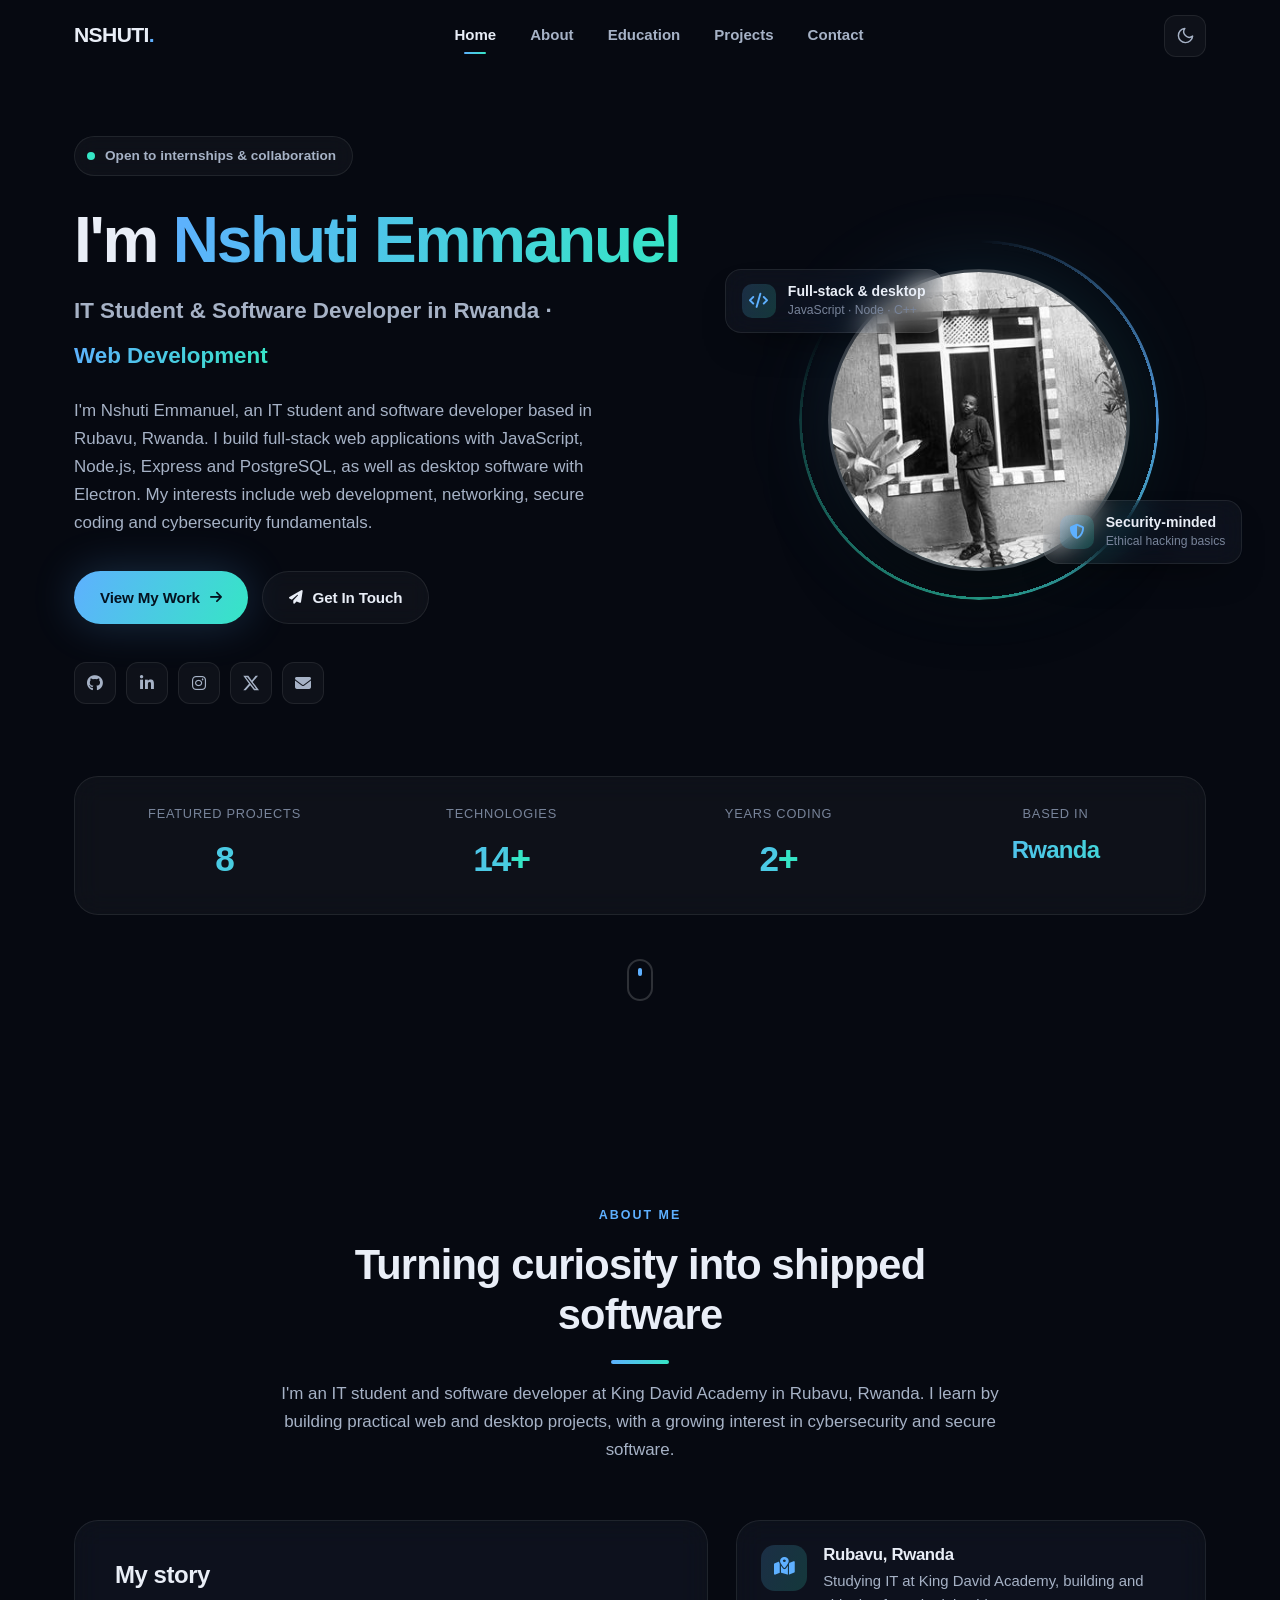
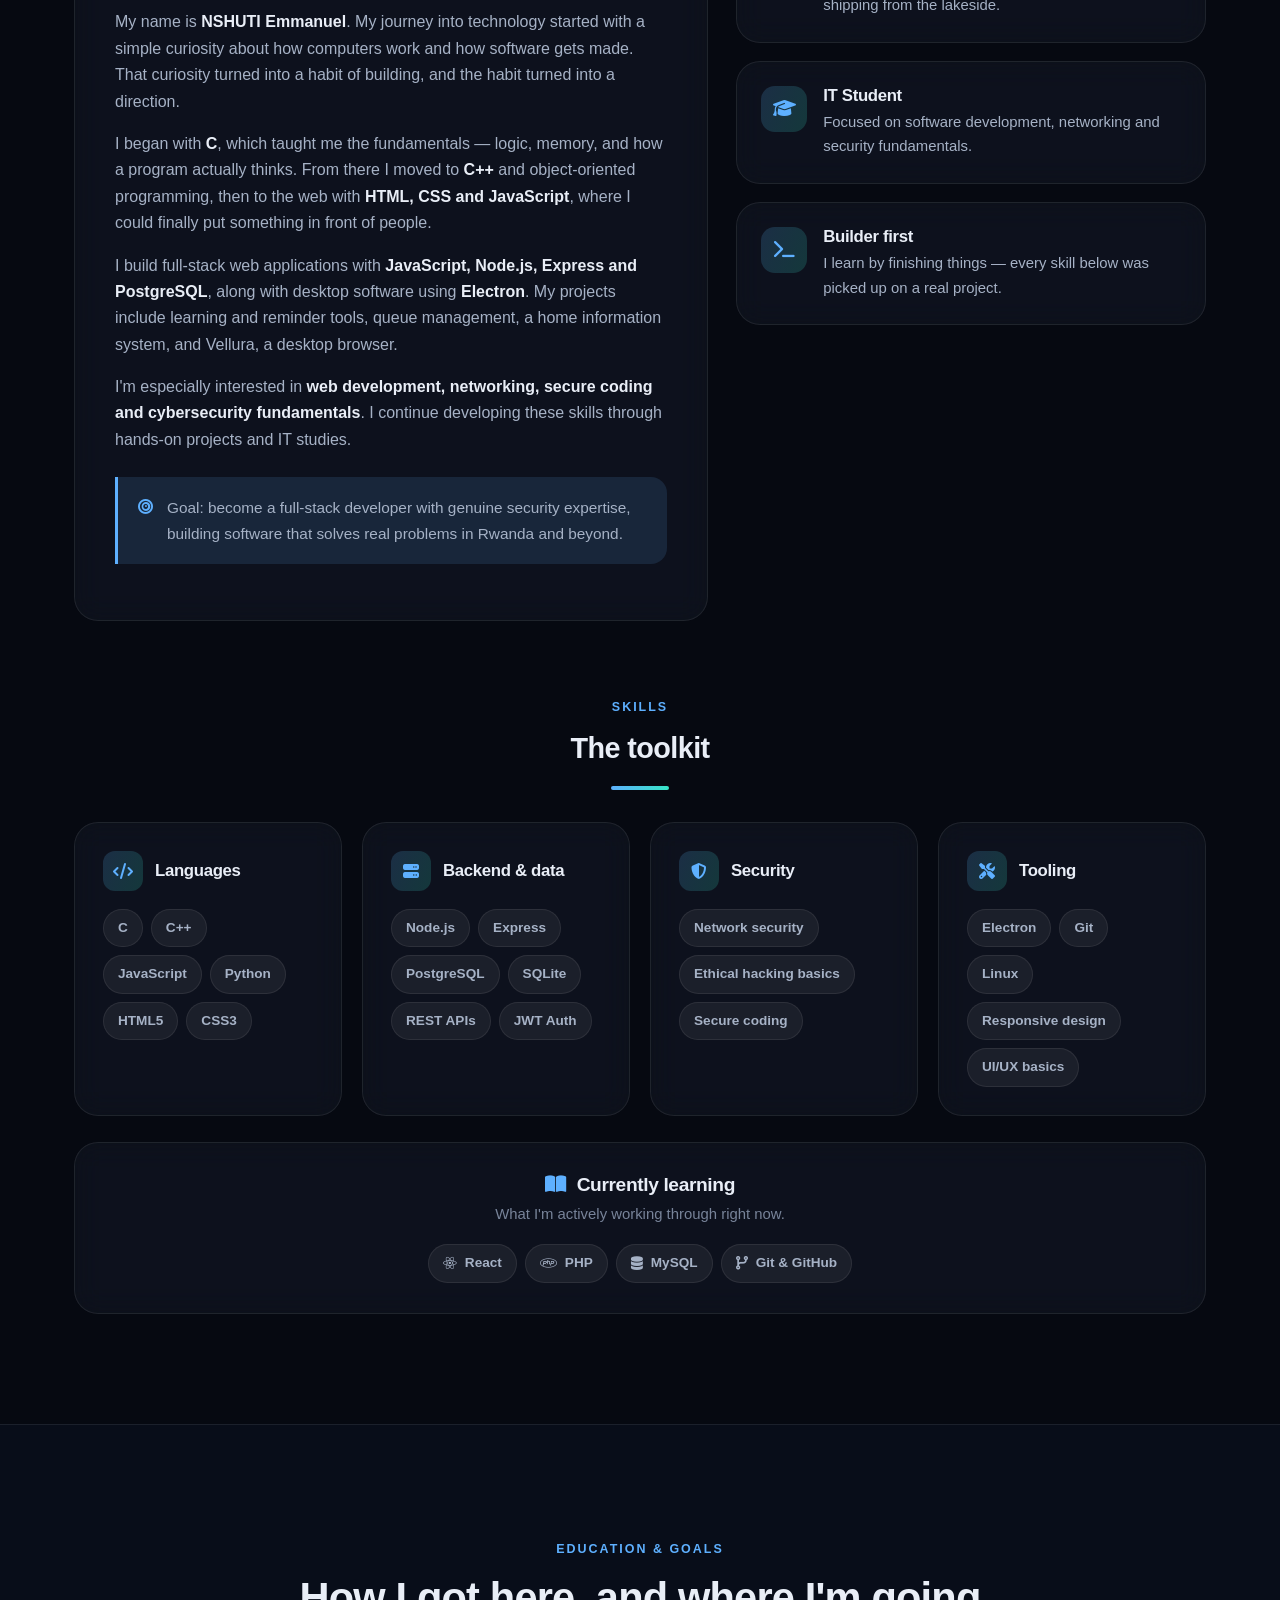
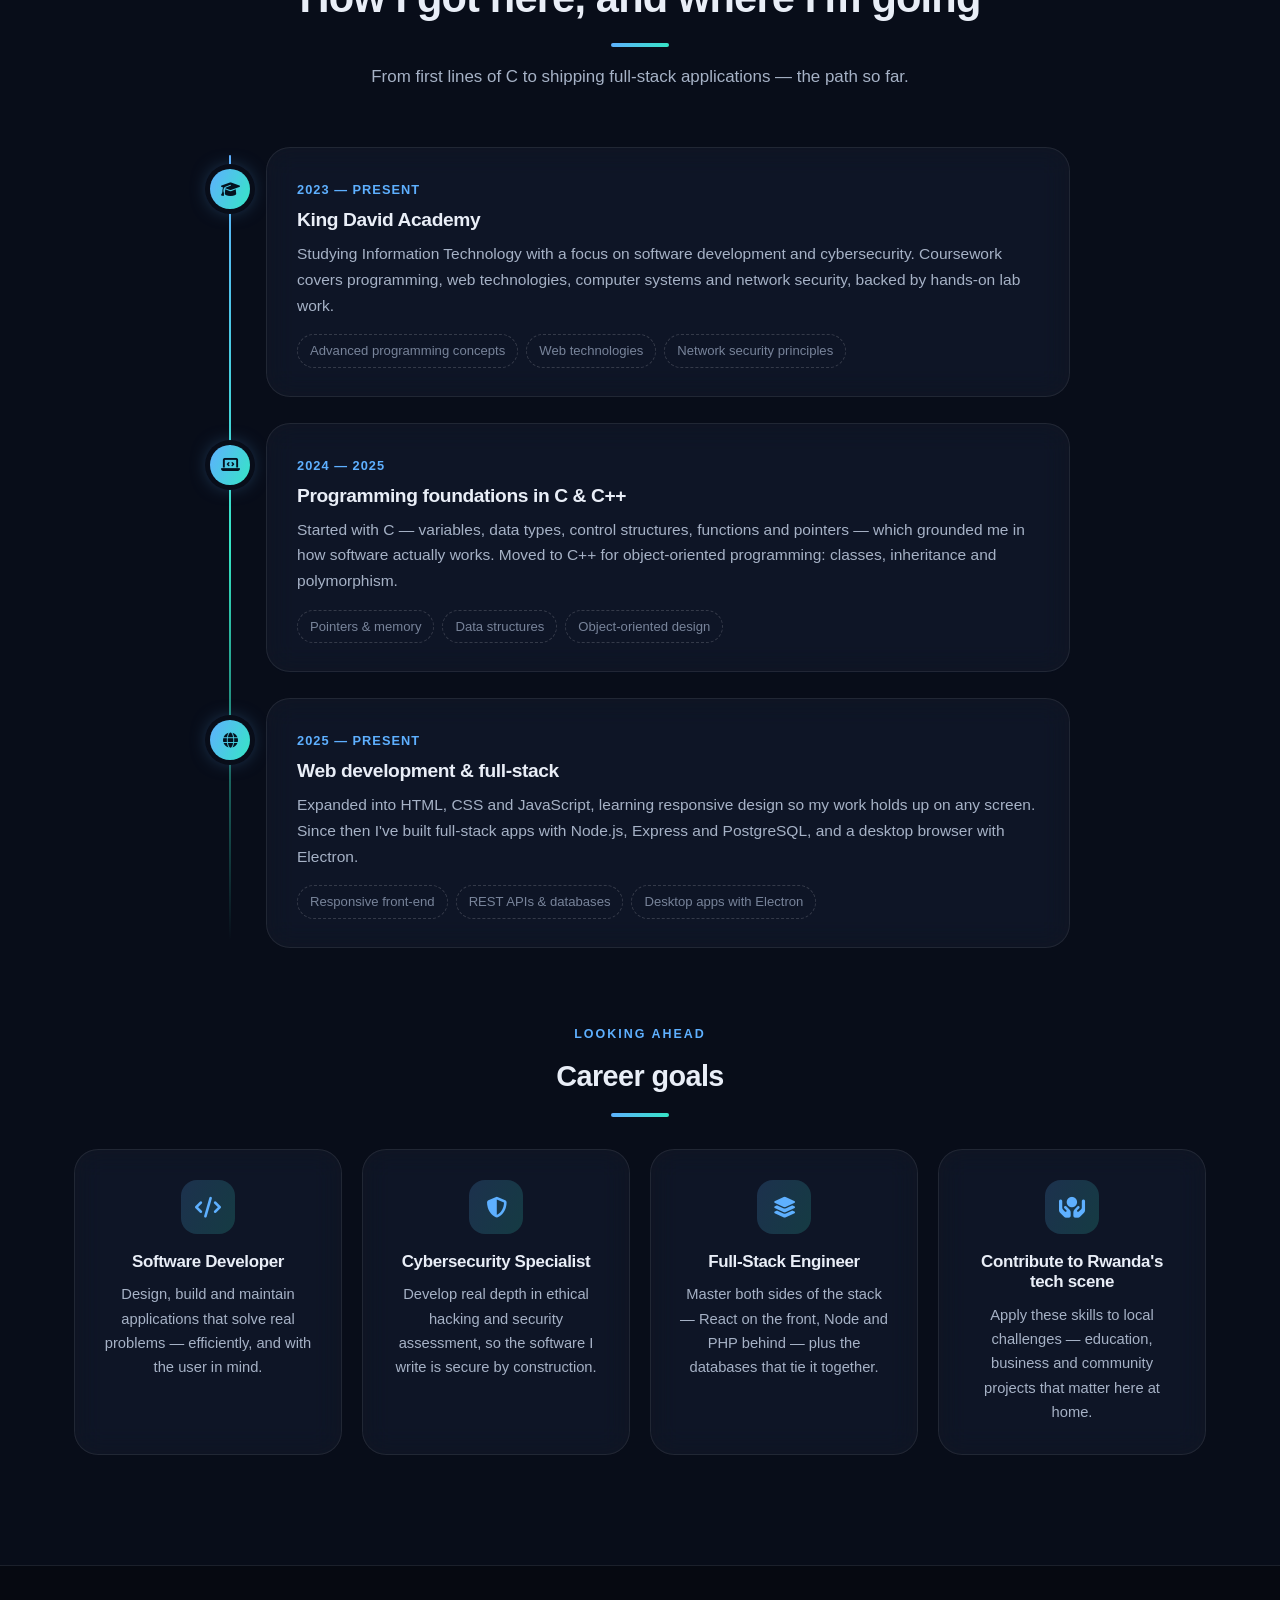
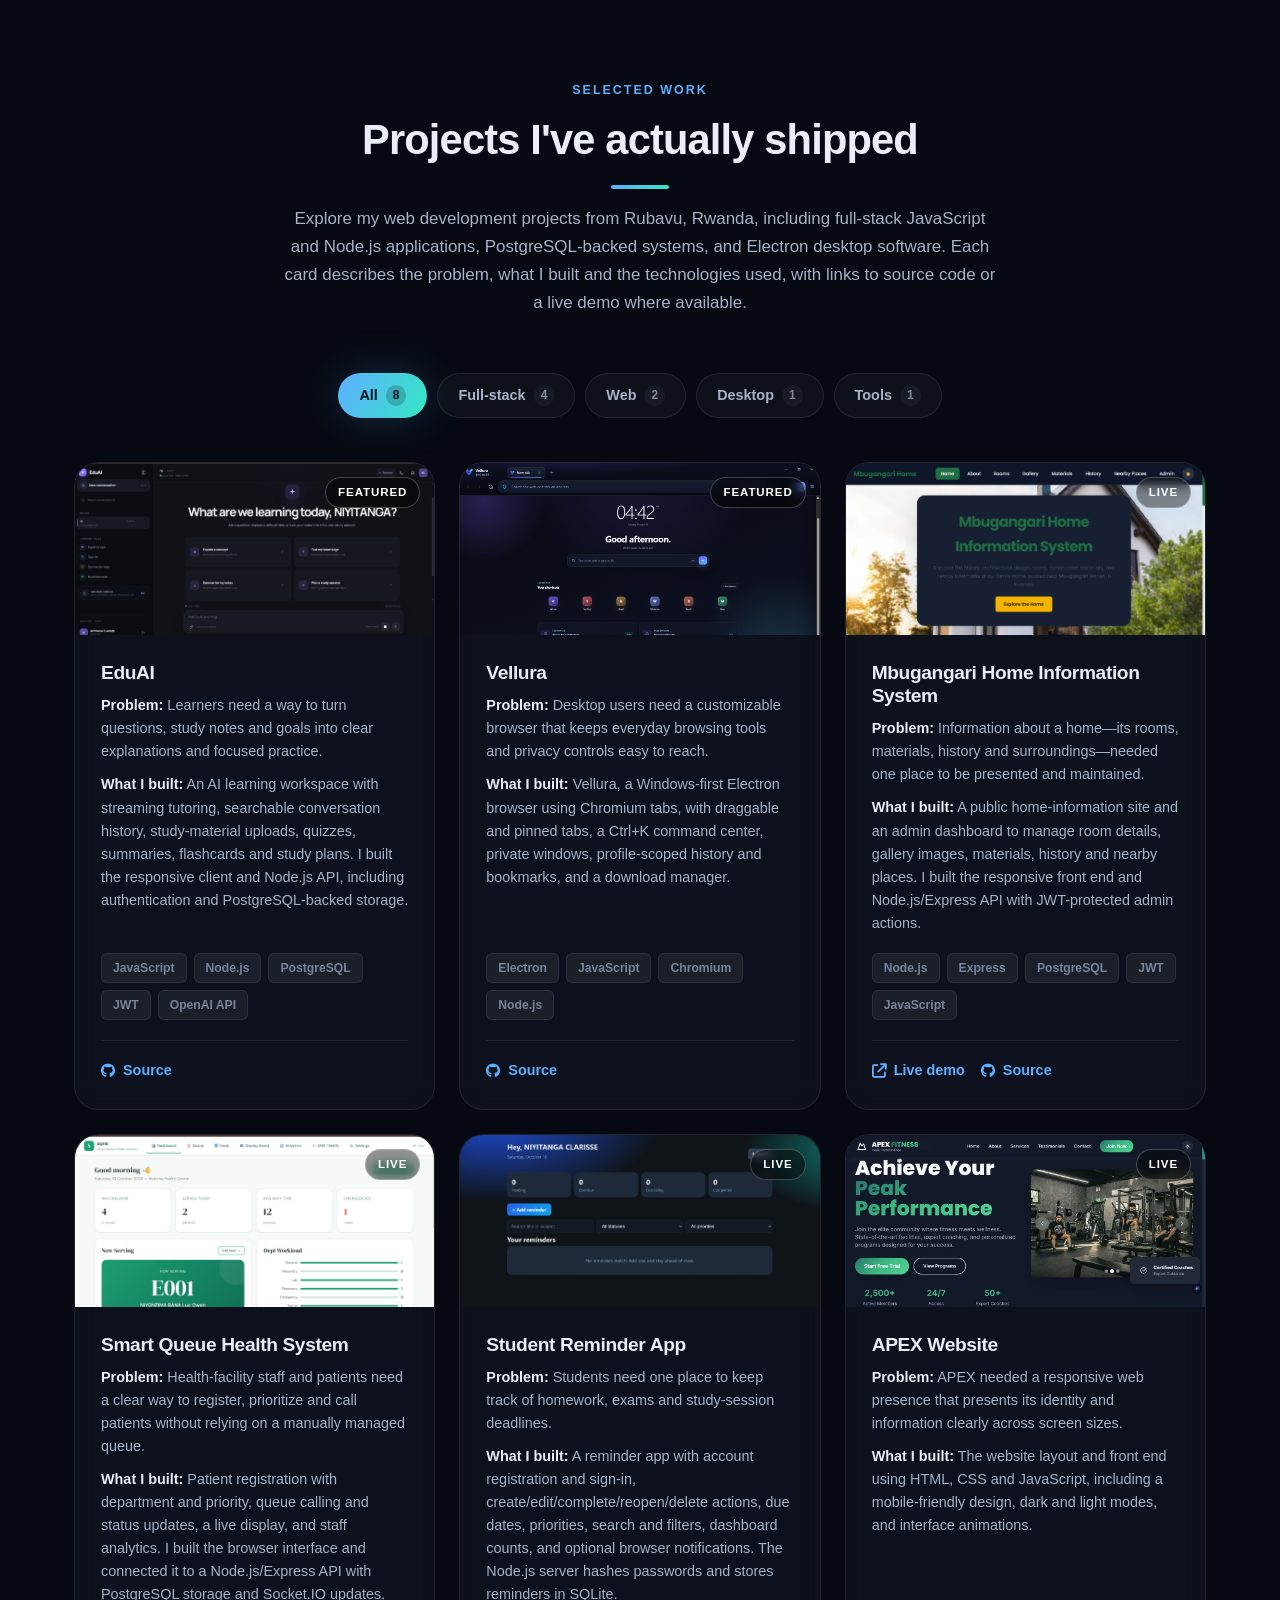
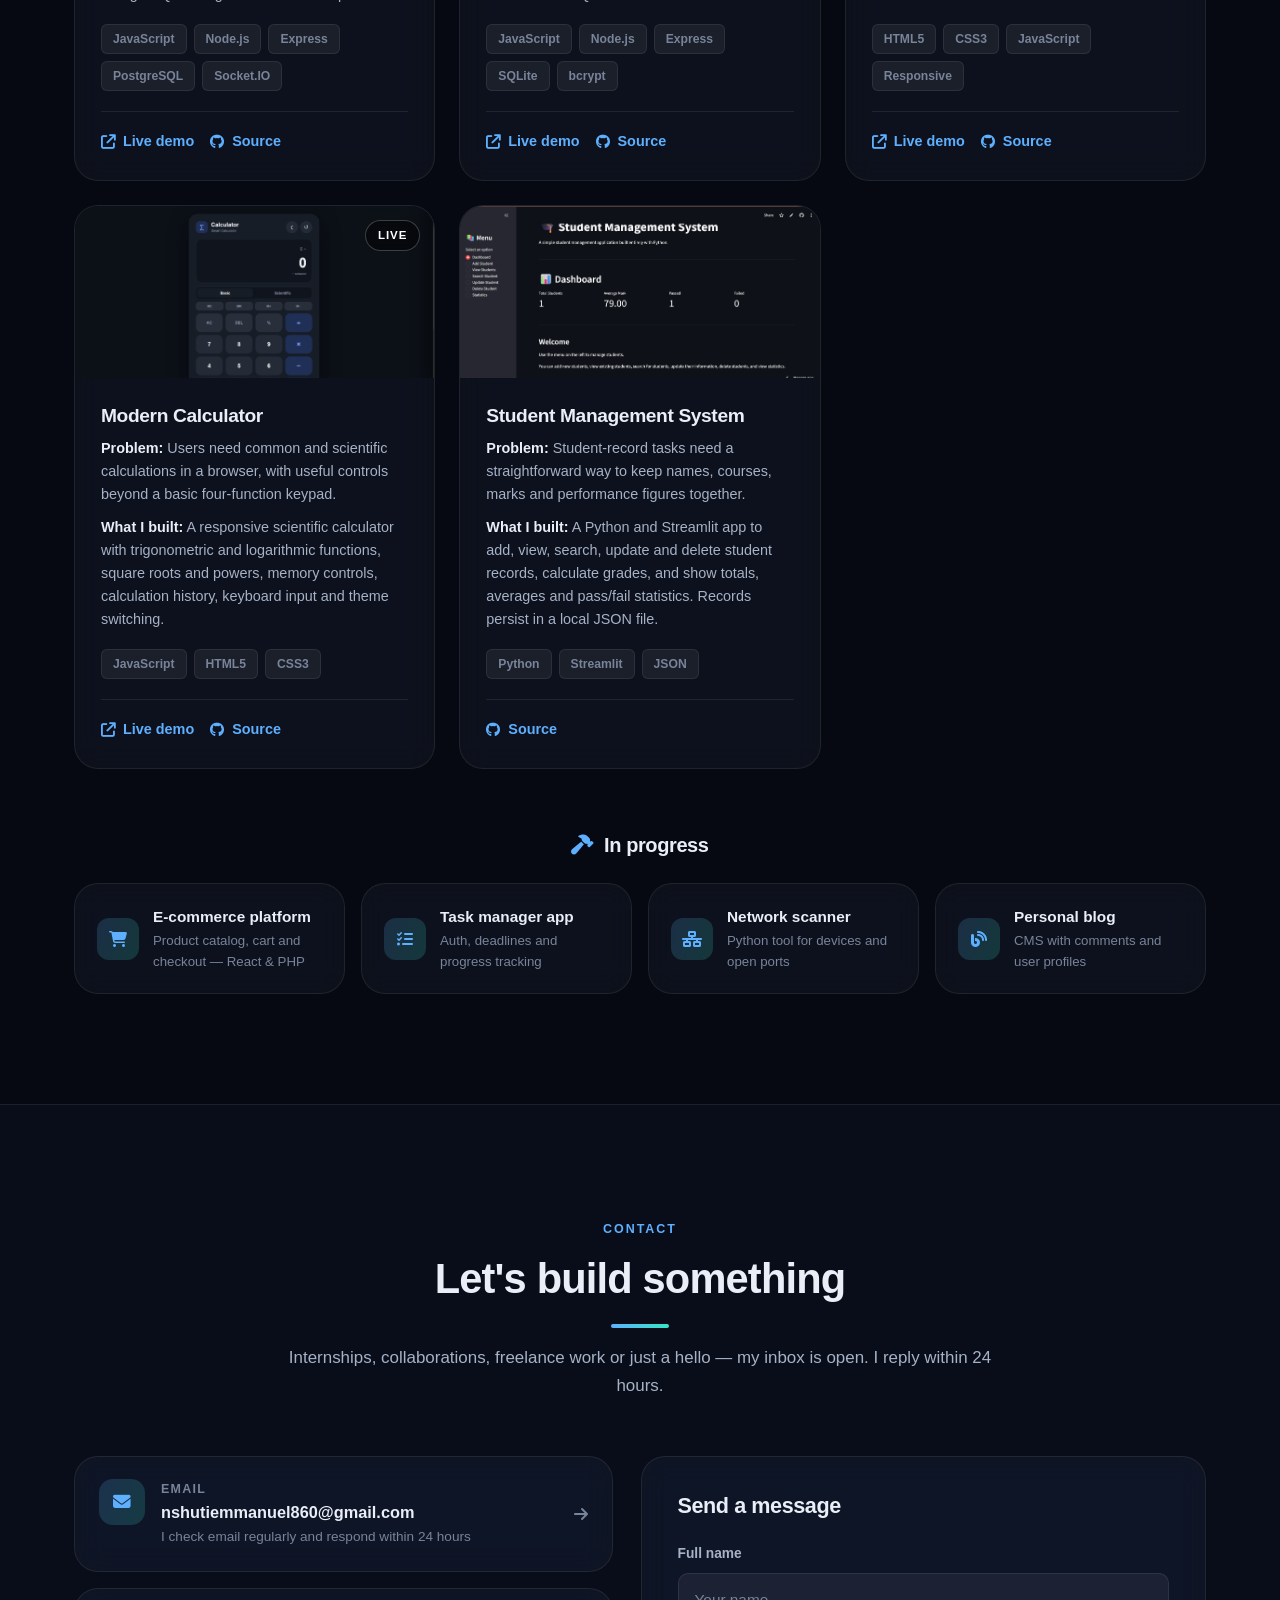
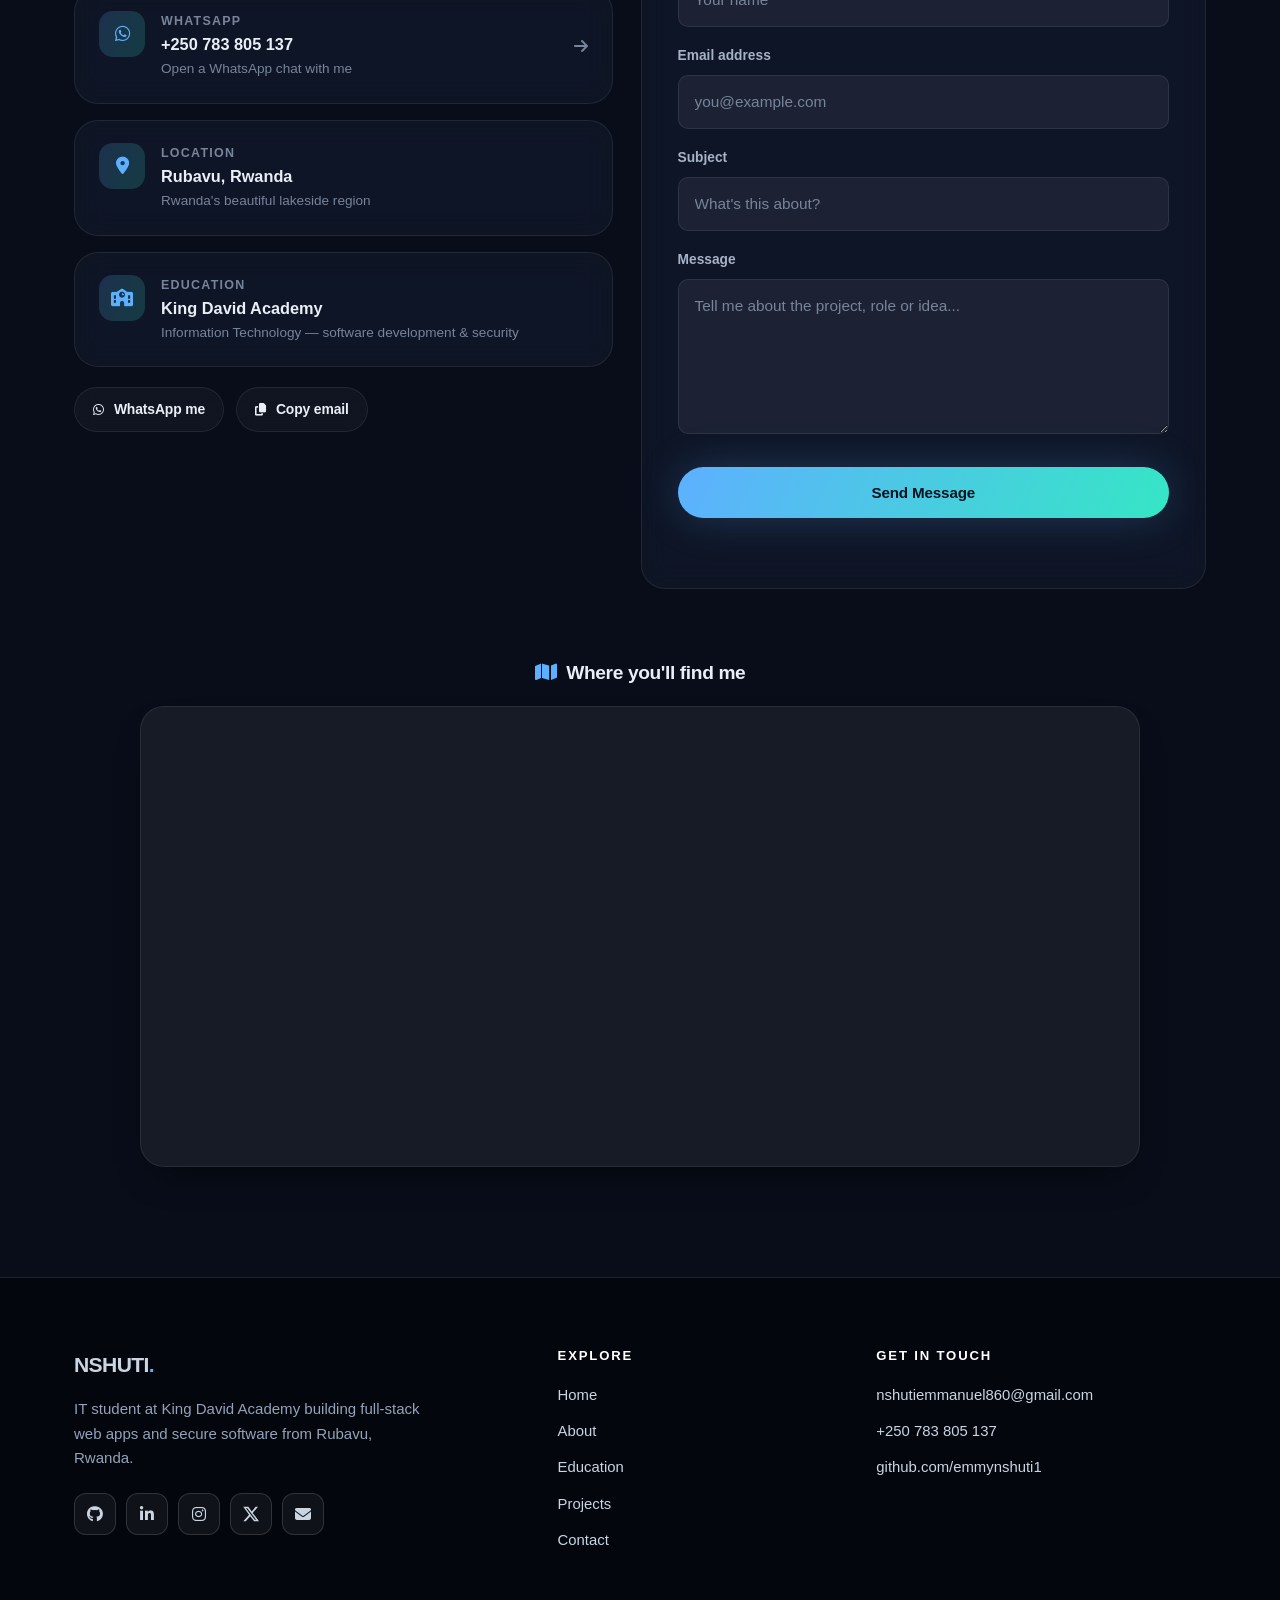
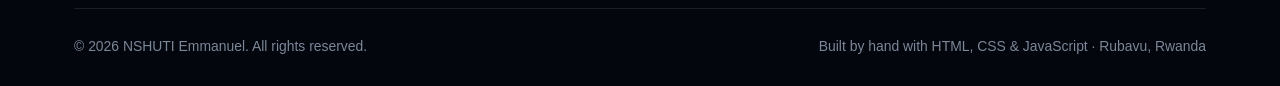
<file: index.html>
<!DOCTYPE html>
<html lang="en" data-theme="dark">
<head>
  <meta charset="UTF-8">
  <meta name="viewport" content="width=device-width, initial-scale=1">
  <title>NSHUTI | Nshuti Emmanuel, IT Student &amp; Software Developer</title>
  <link rel="manifest" href="./manifest.webmanifest">

  <link rel="canonical" href="https://emmynshuti1.github.io/My-real-portfolio/">
  <meta name="description" content="Portfolio of Nshuti Emmanuel, an IT student and software developer in Rubavu, Rwanda, building JavaScript, Node.js and PostgreSQL web apps and Electron desktop software.">
  <meta name="author" content="Nshuti Emmanuel">
  <meta name="robots" content="index, follow, max-image-preview:large">
  <meta name="theme-color" content="#060911">
  <meta name="color-scheme" content="dark light">
  <meta name="apple-mobile-web-app-capable" content="yes">
  <meta name="apple-mobile-web-app-title" content="NSHUTI">
  <meta name="apple-mobile-web-app-status-bar-style" content="black-translucent">

  <!-- Search engine verification -->
  <meta name="google-site-verification" content="kGfA3MHKVGuGYzsDIcoSCHYMGx5rGsUX6TN0emBrEao">
  <meta name="msvalidate.01" content="43EDB77F9317A9703FCEE25FB931A0EB">
  <meta name="google-site-verification" content="2d-GL-lKhqkURDTDI_qtqykeWM2W-agQC8M0BwKCw84">

  <!-- Open Graph -->
  <meta property="og:type" content="website">
  <meta property="og:site_name" content="NSHUTI">
  <meta property="og:locale" content="en_RW">
  <meta property="og:title" content="NSHUTI | Nshuti Emmanuel, IT Student &amp; Software Developer">
  <meta property="og:description" content="Portfolio of Nshuti Emmanuel, an IT student and software developer in Rubavu, Rwanda, building JavaScript, Node.js and PostgreSQL web apps and Electron desktop software.">
  <meta property="og:image" content="https://emmynshuti1.github.io/My-real-portfolio/nshuti-emmanuel-rubavu-rwanda-portrait-640.jpg">
  <meta property="og:image:type" content="image/jpeg">
  <meta property="og:image:width" content="640">
  <meta property="og:image:height" content="640">
  <meta property="og:image:alt" content="Portrait of Nshuti Emmanuel, IT student and software developer in Rubavu, Rwanda">
  <meta property="og:url" content="https://emmynshuti1.github.io/My-real-portfolio/">

  <!-- Twitter -->
  <meta name="twitter:card" content="summary_large_image">
  <meta name="twitter:title" content="NSHUTI | Nshuti Emmanuel, IT Student &amp; Software Developer">
  <meta name="twitter:description" content="Portfolio of Nshuti Emmanuel, an IT student and software developer in Rubavu, Rwanda, building JavaScript, Node.js and PostgreSQL web apps and Electron desktop software.">
  <meta name="twitter:image" content="https://emmynshuti1.github.io/My-real-portfolio/nshuti-emmanuel-rubavu-rwanda-portrait-640.jpg">
  <meta name="twitter:image:alt" content="Portrait of Nshuti Emmanuel, IT student and software developer in Rubavu, Rwanda">

  <link rel="me" href="https://github.com/emmynshuti1">
  <link rel="me" href="https://www.linkedin.com/in/emmynshuti/">
  <link rel="me" href="https://www.instagram.com/emmy_nshut/">
  <link rel="me" href="https://x.com/EmmanuelNs16932">

  <meta http-equiv="X-Content-Type-Options" content="nosniff">
  <meta http-equiv="Referrer-Policy" content="strict-origin-when-cross-origin">

  <!-- Favicon -->
  <link rel="icon" href="https://emmynshuti1.github.io/My-real-portfolio/favicon-192.png" type="image/png" sizes="192x192">
  <link rel="icon" href="https://emmynshuti1.github.io/My-real-portfolio/favicon.svg" type="image/svg+xml">
  <link rel="icon" href="https://emmynshuti1.github.io/My-real-portfolio/favicon-180.png" type="image/png" sizes="180x180">
  <link rel="apple-touch-icon" href="https://emmynshuti1.github.io/My-real-portfolio/favicon-180.png">
  <link rel="preload" as="image"
    href="nshuti-emmanuel-rubavu-rwanda-portrait-256.jpg"
    media="(max-width: 461px)"
    fetchpriority="high">

  <link rel="preconnect" href="https://cdnjs.cloudflare.com" crossorigin>
  <link rel="preload" href="https://cdnjs.cloudflare.com/ajax/libs/font-awesome/6.4.0/css/all.min.css" as="style" onload="this.onload=null;this.rel='stylesheet'">
  <noscript><link rel="stylesheet" href="https://cdnjs.cloudflare.com/ajax/libs/font-awesome/6.4.0/css/all.min.css"></noscript>
  <link rel="stylesheet" href="style.css">

  <!-- Marks the document as script-enabled before first paint, so
       scroll-reveal styles never hide content when JS is unavailable. -->
  <script>document.documentElement.classList.add('js');</script>

  <script type="application/ld+json">
  {
    "@context": "https://schema.org",
    "@graph": [
      {
        "@type": "Person",
        "@id": "https://emmynshuti1.github.io/My-real-portfolio/#person",
        "name": "Nshuti Emmanuel",
        "givenName": "Emmanuel",
        "familyName": "Nshuti",
        "url": "https://emmynshuti1.github.io/My-real-portfolio/",
        "image": "https://emmynshuti1.github.io/My-real-portfolio/nshuti-emmanuel-rubavu-rwanda-portrait-640.jpg",
        "jobTitle": "IT Student and Software Developer",
        "description": "Nshuti Emmanuel is an IT student and software developer based in Rubavu, Rwanda. He builds JavaScript, Node.js and PostgreSQL web applications and Electron desktop software, and is interested in networking and cybersecurity fundamentals.",
        "email": "mailto:nshutiemmanuel860@gmail.com",
        "telephone": "+250783805137",
        "address": {
          "@type": "PostalAddress",
          "addressLocality": "Rubavu",
          "addressRegion": "Western Province",
          "addressCountry": "RW"
        },
        "affiliation": { "@type": "EducationalOrganization", "name": "King David Academy" },
        "knowsAbout": [
          "C", "C++", "JavaScript", "Python", "HTML5", "CSS3", "Node.js",
          "Express", "PostgreSQL", "SQLite", "REST APIs", "JWT authentication",
          "Electron", "Git", "Linux", "Web development", "Software development",
          "Network security", "Cybersecurity", "Ethical hacking basics", "Secure coding"
        ],
        "sameAs": [
          "https://github.com/emmynshuti1",
          "https://www.linkedin.com/in/emmynshuti/",
          "https://www.instagram.com/emmy_nshut/",
          "https://x.com/EmmanuelNs16932"
        ]
      },
      {
        "@type": "WebSite",
        "@id": "https://emmynshuti1.github.io/My-real-portfolio/#website",
        "url": "https://emmynshuti1.github.io/My-real-portfolio/",
        "name": "NSHUTI",
        "alternateName": "Nshuti Emmanuel",
        "inLanguage": "en",
        "publisher": { "@id": "https://emmynshuti1.github.io/My-real-portfolio/#person" }
      },
      {
        "@type": "ProfilePage",
        "@id": "https://emmynshuti1.github.io/My-real-portfolio/#profilepage",
        "url": "https://emmynshuti1.github.io/My-real-portfolio/",
        "name": "NSHUTI | Nshuti Emmanuel, IT Student & Software Developer",
        "inLanguage": "en",
        "isPartOf": { "@id": "https://emmynshuti1.github.io/My-real-portfolio/#website" },
        "mainEntity": { "@id": "https://emmynshuti1.github.io/My-real-portfolio/#person" }
      }
    ]
  }
  </script>
</head>

<body>
  <a class="skip-link" href="#main">Skip to content</a>

  <!-- Scroll progress -->
  <div class="scroll-progress" aria-hidden="true"><span id="progressBar"></span></div>

  <!-- Ambient background -->
  <div class="bg-decor" aria-hidden="true">
    <div class="bg-grid"></div>
    <div class="bg-orb bg-orb--one"></div>
    <div class="bg-orb bg-orb--two"></div>
    <div class="bg-orb bg-orb--three"></div>
  </div>

  <!-- ============ HEADER ============ -->
  <header class="site-header" id="siteHeader">
    <nav class="nav container" aria-label="Main">
      <a href="#home" class="brand">NSHUTI<span class="brand-dot">.</span></a>

      <ul class="nav-menu" id="navMenu">
        <li><a href="#home" class="nav-link">Home</a></li>
        <li><a href="#about" class="nav-link">About</a></li>
        <li><a href="#education" class="nav-link">Education</a></li>
        <li><a href="#projects" class="nav-link">Projects</a></li>
        <li><a href="#contact" class="nav-link">Contact</a></li>
      </ul>

      <div class="nav-actions">
        <button class="icon-btn theme-toggle" id="themeToggle" type="button" aria-label="Switch to light theme">
          <svg class="icon-moon" viewBox="0 0 24 24" aria-hidden="true" focusable="false">
            <path d="M21 12.79A9 9 0 1 1 11.21 3 7 7 0 0 0 21 12.79z" fill="none" stroke="currentColor" stroke-width="1.8" stroke-linecap="round" stroke-linejoin="round"/>
          </svg>
          <svg class="icon-sun" viewBox="0 0 24 24" aria-hidden="true" focusable="false">
            <circle cx="12" cy="12" r="4.2" fill="none" stroke="currentColor" stroke-width="1.8"/>
            <path d="M12 2.5v2M12 19.5v2M2.5 12h2M19.5 12h2M5.1 5.1l1.4 1.4M17.5 17.5l1.4 1.4M18.9 5.1l-1.4 1.4M6.5 17.5l-1.4 1.4" fill="none" stroke="currentColor" stroke-width="1.8" stroke-linecap="round"/>
          </svg>
        </button>

        <button class="icon-btn nav-toggle" id="navToggle" type="button" aria-expanded="false" aria-controls="navMenu" aria-label="Open menu">
          <span class="hamburger" aria-hidden="true"><span></span><span></span><span></span></span>
        </button>
      </div>
    </nav>
  </header>

  <main id="main">

    <!-- ============ HERO ============ -->
    <section id="home" class="hero">
      <div class="container hero-inner">
        <div class="hero-text">
          <p class="hero-badge">
            <span class="pulse-dot" aria-hidden="true"></span>
            Open to internships &amp; collaboration
          </p>

          <h1 class="hero-title">
            I'm <span class="gradient-text">Nshuti Emmanuel</span>
          </h1>

          <p class="hero-role">
            <span class="role-static">IT Student &amp; Software Developer in Rwanda ·</span>
            <span class="typing-wrap"><span id="typingText" class="typing-text" aria-live="polite" aria-atomic="true"></span></span>
          </p>

          <p class="hero-lede">
            I'm Nshuti Emmanuel, an IT student and software developer based in Rubavu, Rwanda. I build
            full-stack web applications with JavaScript, Node.js, Express and PostgreSQL, as well as
            desktop software with Electron. My interests include web development, networking, secure
            coding and cybersecurity fundamentals.
          </p>

          <div class="hero-cta">
            <a href="#projects" class="btn btn-primary">
              View My Work <i class="fas fa-arrow-right" aria-hidden="true"></i>
            </a>
            <a href="#contact" class="btn btn-ghost">
              <i class="fas fa-paper-plane" aria-hidden="true"></i> Get In Touch
            </a>
          </div>

          <ul class="hero-social" aria-label="Social profiles">
            <li><a href="https://github.com/emmynshuti1" target="_blank" rel="noopener noreferrer" aria-label="GitHub profile"><i class="fab fa-github" aria-hidden="true"></i></a></li>
            <li><a href="https://www.linkedin.com/in/emmynshuti/" target="_blank" rel="noopener noreferrer" aria-label="LinkedIn profile"><i class="fab fa-linkedin-in" aria-hidden="true"></i></a></li>
            <li><a href="https://www.instagram.com/emmy_nshut/" target="_blank" rel="noopener noreferrer" aria-label="Instagram profile"><i class="fab fa-instagram" aria-hidden="true"></i></a></li>
            <li><a href="https://x.com/EmmanuelNs16932" target="_blank" rel="noopener noreferrer" aria-label="X profile"><svg viewBox="0 0 24 24" aria-hidden="true" focusable="false"><path d="M18.901 1.153h3.68l-8.04 9.186 9.46 12.49h-7.406l-5.8-7.584-6.63 7.584h-3.68l8.6-9.83L.4 1.153h7.594l5.243 6.93 5.66-6.93Zm-1.29 19.47h2.039L6.486 3.243H4.298l13.313 17.38Z"/></svg></a></li>
            <li><a href="mailto:nshutiemmanuel860@gmail.com" aria-label="Send me an email"><i class="fas fa-envelope" aria-hidden="true"></i></a></li>
          </ul>
        </div>

        <div class="hero-media">
          <div class="avatar-frame">
            <span class="avatar-ring" aria-hidden="true"></span>
            <span class="avatar-ring avatar-ring--2" aria-hidden="true"></span>
            <div class="avatar-glow" aria-hidden="true"></div>
            <img
              class="avatar"
              src="nshuti-emmanuel-rubavu-rwanda-portrait-256.jpg"
              srcset="nshuti-emmanuel-rubavu-rwanda-portrait-256.jpg 256w, nshuti-emmanuel-rubavu-rwanda-portrait-320.jpg 320w, nshuti-emmanuel-rubavu-rwanda-portrait-640.jpg 640w"
              sizes="(min-width: 462px) 302px, 65.52vw"
              alt="Portrait of Nshuti Emmanuel, IT student and software developer in Rubavu, Rwanda"
              width="640" height="640" fetchpriority="high" decoding="async">
          </div>
          <div class="avatar-card card-glass">
            <i class="fas fa-code" aria-hidden="true"></i>
            <div>
              <strong>Full-stack &amp; desktop</strong>
              <span>JavaScript · Node · C++</span>
            </div>
          </div>
          <div class="avatar-card avatar-card--bottom card-glass">
            <i class="fas fa-shield-halved" aria-hidden="true"></i>
            <div>
              <strong>Security-minded</strong>
              <span>Ethical hacking basics</span>
            </div>
          </div>
        </div>
      </div>

      <!-- Stats -->
      <div class="container">
        <dl class="stats">
          <div class="stat">
            <dt>Featured projects</dt>
            <dd><span class="count" data-count="8">0</span></dd>
          </div>
          <div class="stat">
            <dt>Technologies</dt>
            <dd><span class="count" data-count="14">0</span><span class="stat-plus">+</span></dd>
          </div>
          <div class="stat">
            <dt>Years coding</dt>
            <dd><span class="count" data-count="2">0</span><span class="stat-plus">+</span></dd>
          </div>
          <div class="stat">
            <dt>Based in</dt>
            <dd class="stat-word">Rwanda</dd>
          </div>
        </dl>
      </div>

      <a href="#about" class="scroll-cue" aria-label="Scroll to About">
        <span class="mouse" aria-hidden="true"><span></span></span>
      </a>
    </section>

    <!-- ============ ABOUT ============ -->
    <section id="about" class="section">
      <div class="container">
        <header class="section-head" data-reveal>
          <p class="eyebrow">About me</p>
          <h2 class="section-title">Turning curiosity into shipped software</h2>
          <p class="section-sub">
            I'm an IT student and software developer at King David Academy in Rubavu, Rwanda.
            I learn by building practical web and desktop projects, with a growing interest in
            cybersecurity and secure software.
          </p>
        </header>

        <div class="about-grid">
          <div class="about-story card-glass" data-reveal>
            <h3>My story</h3>
            <p>
              My name is <strong>NSHUTI Emmanuel</strong>. My journey into technology started
              with a simple curiosity about how computers work and how software gets made.
              That curiosity turned into a habit of building, and the habit turned into a
              direction.
            </p>
            <p>
              I began with <strong>C</strong>, which taught me the fundamentals — logic, memory,
              and how a program actually thinks. From there I moved to <strong>C++</strong> and
              object-oriented programming, then to the web with <strong>HTML, CSS and
              JavaScript</strong>, where I could finally put something in front of people.
            </p>
            <p>
              I build full-stack web applications with <strong>JavaScript, Node.js, Express and
              PostgreSQL</strong>, along with desktop software using <strong>Electron</strong>.
              My projects include learning and reminder tools, queue management, a home information
              system, and Vellura, a desktop browser.
            </p>
            <p>
              I'm especially interested in <strong>web development, networking, secure coding and
              cybersecurity fundamentals</strong>. I continue developing these skills through
              hands-on projects and IT studies.
            </p>
            <p class="about-goal">
              <i class="fas fa-bullseye" aria-hidden="true"></i>
              Goal: become a full-stack developer with genuine security expertise, building
              software that solves real problems in Rwanda and beyond.
            </p>
          </div>

          <div class="about-side">
            <div class="card-glass highlight-card" data-reveal data-reveal-delay="80">
              <div class="highlight-icon"><i class="fas fa-map-location-dot" aria-hidden="true"></i></div>
              <div>
                <h3>Rubavu, Rwanda</h3>
                <p>Studying IT at King David Academy, building and shipping from the lakeside.</p>
              </div>
            </div>
            <div class="card-glass highlight-card" data-reveal data-reveal-delay="140">
              <div class="highlight-icon"><i class="fas fa-graduation-cap" aria-hidden="true"></i></div>
              <div>
                <h3>IT Student</h3>
                <p>Focused on software development, networking and security fundamentals.</p>
              </div>
            </div>
            <div class="card-glass highlight-card" data-reveal data-reveal-delay="200">
              <div class="highlight-icon"><i class="fas fa-terminal" aria-hidden="true"></i></div>
              <div>
                <h3>Builder first</h3>
                <p>I learn by finishing things — every skill below was picked up on a real project.</p>
              </div>
            </div>
          </div>
        </div>

        <!-- Skills -->
        <div class="skills-block">
          <header class="section-head section-head--tight" data-reveal>
            <p class="eyebrow">Skills</p>
            <h3 class="section-title section-title--sm">The toolkit</h3>
          </header>

          <div class="skills-grid">
            <article class="skill-group card-glass" data-reveal>
              <div class="skill-group-head">
                <span class="skill-group-icon"><i class="fas fa-code" aria-hidden="true"></i></span>
                <h4>Languages</h4>
              </div>
              <ul class="chips">
                <li>C</li><li>C++</li><li>JavaScript</li><li>Python</li><li>HTML5</li><li>CSS3</li>
              </ul>
            </article>

            <article class="skill-group card-glass" data-reveal data-reveal-delay="60">
              <div class="skill-group-head">
                <span class="skill-group-icon"><i class="fas fa-server" aria-hidden="true"></i></span>
                <h4>Backend &amp; data</h4>
              </div>
              <ul class="chips">
                <li>Node.js</li><li>Express</li><li>PostgreSQL</li><li>SQLite</li><li>REST APIs</li><li>JWT Auth</li>
              </ul>
            </article>

            <article class="skill-group card-glass" data-reveal data-reveal-delay="120">
              <div class="skill-group-head">
                <span class="skill-group-icon"><i class="fas fa-shield-halved" aria-hidden="true"></i></span>
                <h4>Security</h4>
              </div>
              <ul class="chips">
                <li>Network security</li><li>Ethical hacking basics</li><li>Secure coding</li>
              </ul>
            </article>

            <article class="skill-group card-glass" data-reveal data-reveal-delay="180">
              <div class="skill-group-head">
                <span class="skill-group-icon"><i class="fas fa-screwdriver-wrench" aria-hidden="true"></i></span>
                <h4>Tooling</h4>
              </div>
              <ul class="chips">
                <li>Electron</li><li>Git</li><li>Linux</li><li>Responsive design</li><li>UI/UX basics</li>
              </ul>
            </article>
          </div>

          <div class="learning card-glass" data-reveal>
            <h3><i class="fas fa-book-open" aria-hidden="true"></i> Currently learning</h3>
            <p>What I'm actively working through right now.</p>
            <ul class="chips chips--soft">
              <li><i class="fab fa-react" aria-hidden="true"></i> React</li>
              <li><i class="fab fa-php" aria-hidden="true"></i> PHP</li>
              <li><i class="fas fa-database" aria-hidden="true"></i> MySQL</li>
              <li><i class="fas fa-code-branch" aria-hidden="true"></i> Git &amp; GitHub</li>
            </ul>
          </div>
        </div>
      </div>
    </section>

    <!-- ============ EDUCATION ============ -->
    <section id="education" class="section section-alt">
      <div class="container">
        <header class="section-head" data-reveal>
          <p class="eyebrow">Education &amp; goals</p>
          <h2 class="section-title">How I got here, and where I'm going</h2>
          <p class="section-sub">
            From first lines of C to shipping full-stack applications — the path so far.
          </p>
        </header>

        <ol class="timeline">
          <li class="timeline-item" data-reveal>
            <span class="timeline-node" aria-hidden="true"><i class="fas fa-graduation-cap"></i></span>
            <div class="timeline-body card-glass">
              <span class="timeline-date">2023 — Present</span>
              <h3>King David Academy</h3>
              <p>
                Studying Information Technology with a focus on software development and
                cybersecurity. Coursework covers programming, web technologies, computer
                systems and network security, backed by hands-on lab work.
              </p>
              <ul class="timeline-points">
                <li>Advanced programming concepts</li>
                <li>Web technologies</li>
                <li>Network security principles</li>
              </ul>
            </div>
          </li>

          <li class="timeline-item" data-reveal data-reveal-delay="80">
            <span class="timeline-node" aria-hidden="true"><i class="fas fa-laptop-code"></i></span>
            <div class="timeline-body card-glass">
              <span class="timeline-date">2024 — 2025</span>
              <h3>Programming foundations in C &amp; C++</h3>
              <p>
                Started with C — variables, data types, control structures, functions and
                pointers — which grounded me in how software actually works. Moved to C++ for
                object-oriented programming: classes, inheritance and polymorphism.
              </p>
              <ul class="timeline-points">
                <li>Pointers &amp; memory</li>
                <li>Data structures</li>
                <li>Object-oriented design</li>
              </ul>
            </div>
          </li>

          <li class="timeline-item" data-reveal data-reveal-delay="160">
            <span class="timeline-node" aria-hidden="true"><i class="fas fa-globe"></i></span>
            <div class="timeline-body card-glass">
              <span class="timeline-date">2025 — Present</span>
              <h3>Web development &amp; full-stack</h3>
              <p>
                Expanded into HTML, CSS and JavaScript, learning responsive design so my work
                holds up on any screen. Since then I've built full-stack apps with Node.js,
                Express and PostgreSQL, and a desktop browser with Electron.
              </p>
              <ul class="timeline-points">
                <li>Responsive front-end</li>
                <li>REST APIs &amp; databases</li>
                <li>Desktop apps with Electron</li>
              </ul>
            </div>
          </li>
        </ol>

        <div class="goals">
          <header class="section-head section-head--tight" data-reveal>
            <p class="eyebrow">Looking ahead</p>
            <h3 class="section-title section-title--sm">Career goals</h3>
          </header>

          <div class="goals-grid">
            <article class="goal card-glass" data-reveal>
              <span class="goal-icon"><i class="fas fa-code"></i></span>
              <h4>Software Developer</h4>
              <p>Design, build and maintain applications that solve real problems — efficiently, and with the user in mind.</p>
            </article>
            <article class="goal card-glass" data-reveal data-reveal-delay="60">
              <span class="goal-icon"><i class="fas fa-shield-halved"></i></span>
              <h4>Cybersecurity Specialist</h4>
              <p>Develop real depth in ethical hacking and security assessment, so the software I write is secure by construction.</p>
            </article>
            <article class="goal card-glass" data-reveal data-reveal-delay="120">
              <span class="goal-icon"><i class="fas fa-layer-group"></i></span>
              <h4>Full-Stack Engineer</h4>
              <p>Master both sides of the stack — React on the front, Node and PHP behind — plus the databases that tie it together.</p>
            </article>
            <article class="goal card-glass" data-reveal data-reveal-delay="180">
              <span class="goal-icon"><i class="fas fa-hands-holding-circle"></i></span>
              <h4>Contribute to Rwanda's tech scene</h4>
              <p>Apply these skills to local challenges — education, business and community projects that matter here at home.</p>
            </article>
          </div>
        </div>
      </div>
    </section>

    <!-- ============ PROJECTS ============ -->
    <section id="projects" class="section">
      <div class="container">
        <header class="section-head" data-reveal>
          <p class="eyebrow">Selected work</p>
          <h2 class="section-title">Projects I've actually shipped</h2>
          <p class="section-sub">
            Explore my web development projects from Rubavu, Rwanda, including full-stack
            JavaScript and Node.js applications, PostgreSQL-backed systems, and Electron desktop
            software. Each card describes the problem, what I built and the technologies used,
            with links to source code or a live demo where available.
          </p>
        </header>

        <div class="filters" role="group" aria-label="Filter projects by category" data-reveal>
          <button type="button" class="filter is-active" data-filter="all">All <span class="filter-count">8</span></button>
          <button type="button" class="filter" data-filter="fullstack">Full-stack <span class="filter-count">4</span></button>
          <button type="button" class="filter" data-filter="web">Web <span class="filter-count">2</span></button>
          <button type="button" class="filter" data-filter="desktop">Desktop <span class="filter-count">1</span></button>
          <button type="button" class="filter" data-filter="tools">Tools <span class="filter-count">1</span></button>
        </div>

        <div class="projects-grid" id="projectsGrid">

          <!-- 1. EduAI -->
          <article class="project card-glass" data-category="fullstack" style="--cover-a:#5b8cff;--cover-b:#8b5cf6" data-reveal>
            <div class="project-cover project-cover--photo">
              <img src="eduai-tutor.png" alt="EduAI tutoring workspace with learning tools, study materials and a conversation prompt" width="1545" height="768" loading="lazy" decoding="async">
              <span class="project-badge">Featured</span>
            </div>
            <div class="project-body">
              <h3>EduAI</h3>
              <p class="project-detail"><strong>Problem:</strong> Learners need a way to turn questions, study notes and goals into clear explanations and focused practice.</p>
              <p class="project-detail"><strong>What I built:</strong> An AI learning workspace with streaming tutoring, searchable conversation history, study-material uploads, quizzes, summaries, flashcards and study plans. I built the responsive client and Node.js API, including authentication and PostgreSQL-backed storage.</p>
              <ul class="project-tags">
                <li>JavaScript</li><li>Node.js</li><li>PostgreSQL</li><li>JWT</li><li>OpenAI API</li>
              </ul>
              <div class="project-links">
                <a href="https://github.com/emmynshuti1/EduAI" target="_blank" rel="noopener noreferrer" class="link-arrow"><i class="fab fa-github" aria-hidden="true"></i> Source</a>
              </div>
            </div>
          </article>

          <!-- 2. Vellura -->
          <article class="project card-glass" data-category="desktop" style="--cover-a:#22d3ee;--cover-b:#3b82f6" data-reveal data-reveal-delay="60">
            <div class="project-cover project-cover--photo">
              <img src="vellura-browser.png" alt="Vellura Browser new tab page with web search, shortcuts and browser controls" width="1366" height="768" loading="lazy" decoding="async">
              <span class="project-badge">Featured</span>
            </div>
            <div class="project-body">
              <h3>Vellura</h3>
              <p class="project-detail"><strong>Problem:</strong> Desktop users need a customizable browser that keeps everyday browsing tools and privacy controls easy to reach.</p>
              <p class="project-detail"><strong>What I built:</strong> Vellura, a Windows-first Electron browser using Chromium tabs, with draggable and pinned tabs, a Ctrl+K command center, private windows, profile-scoped history and bookmarks, and a download manager.</p>
              <ul class="project-tags">
                <li>Electron</li><li>JavaScript</li><li>Chromium</li><li>Node.js</li>
              </ul>
              <div class="project-links">
                <a href="https://github.com/emmynshuti1/Vellura" target="_blank" rel="noopener noreferrer" class="link-arrow"><i class="fab fa-github" aria-hidden="true"></i> Source</a>
              </div>
            </div>
          </article>

          <!-- 3. Mbugangari -->
          <article class="project card-glass" data-category="fullstack" style="--cover-a:#10b981;--cover-b:#0ea5e9" data-reveal data-reveal-delay="120">
            <div class="project-cover project-cover--photo">
              <img src="mbugangari-home-information-system.png" alt="Mbugangari Home Information System website showing home information and navigation" width="1553" height="768" loading="lazy" decoding="async">
              <span class="project-badge">Live</span>
            </div>
            <div class="project-body">
              <h3>Mbugangari Home Information System</h3>
              <p class="project-detail"><strong>Problem:</strong> Information about a home—its rooms, materials, history and surroundings—needed one place to be presented and maintained.</p>
              <p class="project-detail"><strong>What I built:</strong> A public home-information site and an admin dashboard to manage room details, gallery images, materials, history and nearby places. I built the responsive front end and Node.js/Express API with JWT-protected admin actions.</p>
              <ul class="project-tags">
                <li>Node.js</li><li>Express</li><li>PostgreSQL</li><li>JWT</li><li>JavaScript</li>
              </ul>
              <div class="project-links">
                <a href="https://mbugangari-home-information-system.vercel.app" target="_blank" rel="noopener noreferrer" class="link-arrow"><i class="fas fa-arrow-up-right-from-square" aria-hidden="true"></i> Live demo</a>
                <a href="https://github.com/emmynshuti1/mbugangari-home-information-system" target="_blank" rel="noopener noreferrer" class="link-arrow"><i class="fab fa-github" aria-hidden="true"></i> Source</a>
              </div>
            </div>
          </article>

          <!-- 4. Smart Queue -->
          <article class="project card-glass" data-category="fullstack" style="--cover-a:#f59e0b;--cover-b:#ef4444" data-reveal>
            <div class="project-cover project-cover--photo">
              <img src="smart-queue-health-system.png" alt="Smart Queue Health System staff dashboard showing patient queue and department workload" width="1540" height="768" loading="lazy" decoding="async">
              <span class="project-badge">Live</span>
            </div>
            <div class="project-body">
              <h3>Smart Queue Health System</h3>
              <p class="project-detail"><strong>Problem:</strong> Health-facility staff and patients need a clear way to register, prioritize and call patients without relying on a manually managed queue.</p>
              <p class="project-detail"><strong>What I built:</strong> Patient registration with department and priority, queue calling and status updates, a live display, and staff analytics. I built the browser interface and connected it to a Node.js/Express API with PostgreSQL storage and Socket.IO updates.</p>
              <ul class="project-tags">
                <li>JavaScript</li><li>Node.js</li><li>Express</li><li>PostgreSQL</li><li>Socket.IO</li>
              </ul>
              <div class="project-links">
                <a href="https://emmynshuti1.github.io/Smart-Queue-Management-System/" target="_blank" rel="noopener noreferrer" class="link-arrow"><i class="fas fa-arrow-up-right-from-square" aria-hidden="true"></i> Live demo</a>
                <a href="https://github.com/emmynshuti1/Smart-Queue-Management-System" target="_blank" rel="noopener noreferrer" class="link-arrow"><i class="fab fa-github" aria-hidden="true"></i> Source</a>
              </div>
            </div>
          </article>

          <!-- 5. Student Reminder -->
          <article class="project card-glass" data-category="fullstack" style="--cover-a:#a855f7;--cover-b:#ec4899" data-reveal data-reveal-delay="60">
            <div class="project-cover project-cover--photo">
              <img src="student-reminder-app.png" alt="Student Reminder App dashboard with study reminders and status filters" width="1561" height="768" loading="lazy" decoding="async">
              <span class="project-badge">Live</span>
            </div>
            <div class="project-body">
              <h3>Student Reminder App</h3>
              <p class="project-detail"><strong>Problem:</strong> Students need one place to keep track of homework, exams and study-session deadlines.</p>
              <p class="project-detail"><strong>What I built:</strong> A reminder app with account registration and sign-in, create/edit/complete/reopen/delete actions, due dates, priorities, search and filters, dashboard counts, and optional browser notifications. The Node.js server hashes passwords and stores reminders in SQLite.</p>
              <ul class="project-tags">
                <li>JavaScript</li><li>Node.js</li><li>Express</li><li>SQLite</li><li>bcrypt</li>
              </ul>
              <div class="project-links">
                <a href="https://emmynshuti1.github.io/student-reminder-app/" target="_blank" rel="noopener noreferrer" class="link-arrow"><i class="fas fa-arrow-up-right-from-square" aria-hidden="true"></i> Live demo</a>
                <a href="https://github.com/emmynshuti1/student-reminder-app" target="_blank" rel="noopener noreferrer" class="link-arrow"><i class="fab fa-github" aria-hidden="true"></i> Source</a>
              </div>
            </div>
          </article>

          <!-- 6. APEX -->
          <article class="project card-glass" data-category="web" style="--cover-a:#0ea5e9;--cover-b:#6366f1" data-reveal data-reveal-delay="120">
            <div class="project-cover project-cover--photo">
              <picture>
                <source srcset="apex-website.webp" type="image/webp">
                <img src="apex-website.png" alt="Screenshot of the APEX responsive fitness website built by Nshuti Emmanuel" loading="lazy" decoding="async">
              </picture>
              <span class="project-badge">Live</span>
            </div>
            <div class="project-body">
              <h3>APEX Website</h3>
              <p class="project-detail"><strong>Problem:</strong> APEX needed a responsive web presence that presents its identity and information clearly across screen sizes.</p>
              <p class="project-detail"><strong>What I built:</strong> The website layout and front end using HTML, CSS and JavaScript, including a mobile-friendly design, dark and light modes, and interface animations.</p>
              <ul class="project-tags">
                <li>HTML5</li><li>CSS3</li><li>JavaScript</li><li>Responsive</li>
              </ul>
              <div class="project-links">
                <a href="https://emmynshuti1.github.io/My-third-repositorie/" target="_blank" rel="noopener noreferrer" class="link-arrow"><i class="fas fa-arrow-up-right-from-square" aria-hidden="true"></i> Live demo</a>
                <a href="https://github.com/emmynshuti1/My-third-repositorie" target="_blank" rel="noopener noreferrer" class="link-arrow"><i class="fab fa-github" aria-hidden="true"></i> Source</a>
              </div>
            </div>
          </article>

          <!-- 7. Calculator -->
          <article class="project card-glass" data-category="web" style="--cover-a:#14b8a6;--cover-b:#22c55e" data-reveal>
            <div class="project-cover project-cover--photo">
              <img src="modern-calculator.png" alt="Modern Calculator interface with basic and scientific calculation controls" width="1545" height="768" loading="lazy" decoding="async">
              <span class="project-badge">Live</span>
            </div>
            <div class="project-body">
              <h3>Modern Calculator</h3>
              <p class="project-detail"><strong>Problem:</strong> Users need common and scientific calculations in a browser, with useful controls beyond a basic four-function keypad.</p>
              <p class="project-detail"><strong>What I built:</strong> A responsive scientific calculator with trigonometric and logarithmic functions, square roots and powers, memory controls, calculation history, keyboard input and theme switching.</p>
              <ul class="project-tags">
                <li>JavaScript</li><li>HTML5</li><li>CSS3</li>
              </ul>
              <div class="project-links">
                <a href="https://emmynshuti1.github.io/Calculator/" target="_blank" rel="noopener noreferrer" class="link-arrow"><i class="fas fa-arrow-up-right-from-square" aria-hidden="true"></i> Live demo</a>
                <a href="https://github.com/emmynshuti1/Calculator" target="_blank" rel="noopener noreferrer" class="link-arrow"><i class="fab fa-github" aria-hidden="true"></i> Source</a>
              </div>
            </div>
          </article>

          <!-- 8. Student Management System -->
          <article class="project card-glass" data-category="tools" style="--cover-a:#64748b;--cover-b:#334155" data-reveal data-reveal-delay="60">
            <div class="project-cover project-cover--photo">
              <img src="student-management-system.png" alt="Student Management System dashboard showing student totals, average marks and management menu" width="1545" height="768" loading="lazy" decoding="async">
            </div>
            <div class="project-body">
              <h3>Student Management System</h3>
              <p class="project-detail"><strong>Problem:</strong> Student-record tasks need a straightforward way to keep names, courses, marks and performance figures together.</p>
              <p class="project-detail"><strong>What I built:</strong> A Python and Streamlit app to add, view, search, update and delete student records, calculate grades, and show totals, averages and pass/fail statistics. Records persist in a local JSON file.</p>
              <ul class="project-tags">
                <li>Python</li><li>Streamlit</li><li>JSON</li>
              </ul>
              <div class="project-links">
                <a href="https://github.com/emmynshuti1/student-management-system" target="_blank" rel="noopener noreferrer" class="link-arrow"><i class="fab fa-github" aria-hidden="true"></i> Source</a>
              </div>
            </div>
          </article>

        </div>

        <p class="projects-empty" id="projectsEmpty" hidden>No projects in this category yet.</p>

        <div class="inprogress" data-reveal>
          <h3><i class="fas fa-hammer" aria-hidden="true"></i> In progress</h3>
          <div class="inprogress-grid">
            <div class="inprogress-item card-glass"><i class="fas fa-cart-shopping" aria-hidden="true"></i><div><strong>E-commerce platform</strong><span>Product catalog, cart and checkout — React &amp; PHP</span></div></div>
            <div class="inprogress-item card-glass"><i class="fas fa-list-check" aria-hidden="true"></i><div><strong>Task manager app</strong><span>Auth, deadlines and progress tracking</span></div></div>
            <div class="inprogress-item card-glass"><i class="fas fa-network-wired" aria-hidden="true"></i><div><strong>Network scanner</strong><span>Python tool for devices and open ports</span></div></div>
            <div class="inprogress-item card-glass"><i class="fas fa-blog" aria-hidden="true"></i><div><strong>Personal blog</strong><span>CMS with comments and user profiles</span></div></div>
          </div>
        </div>
      </div>
    </section>

    <!-- ============ CONTACT ============ -->
    <section id="contact" class="section section-alt">
      <div class="container">
        <header class="section-head" data-reveal>
          <p class="eyebrow">Contact</p>
          <h2 class="section-title">Let's build something</h2>
          <p class="section-sub">
            Internships, collaborations, freelance work or just a hello — my inbox is open.
            I reply within 24 hours.
          </p>
        </header>

        <div class="contact-grid">
          <div class="contact-info">
            <a class="contact-item card-glass" href="mailto:nshutiemmanuel860@gmail.com" data-reveal>
              <span class="contact-icon"><i class="fas fa-envelope" aria-hidden="true"></i></span>
              <span class="contact-text">
                <strong>Email</strong>
                <span class="contact-value">nshutiemmanuel860@gmail.com</span>
                <small>I check email regularly and respond within 24 hours</small>
              </span>
              <i class="fas fa-arrow-right contact-arrow" aria-hidden="true"></i>
            </a>

            <a class="contact-item card-glass" href="https://wa.me/250783805137" target="_blank" rel="noopener noreferrer" data-reveal data-reveal-delay="60">
              <span class="contact-icon"><i class="fab fa-whatsapp" aria-hidden="true"></i></span>
              <span class="contact-text">
                <strong>WhatsApp</strong>
                <span class="contact-value">+250 783 805 137</span>
                <small>Open a WhatsApp chat with me</small>
              </span>
              <i class="fas fa-arrow-right contact-arrow" aria-hidden="true"></i>
            </a>

            <div class="contact-item card-glass" data-reveal data-reveal-delay="120">
              <span class="contact-icon"><i class="fas fa-location-dot" aria-hidden="true"></i></span>
              <span class="contact-text">
                <strong>Location</strong>
                <span class="contact-value">Rubavu, Rwanda</span>
                <small>Rwanda's beautiful lakeside region</small>
              </span>
            </div>

            <div class="contact-item card-glass" data-reveal data-reveal-delay="180">
              <span class="contact-icon"><i class="fas fa-school" aria-hidden="true"></i></span>
              <span class="contact-text">
                <strong>Education</strong>
                <span class="contact-value">King David Academy</span>
                <small>Information Technology — software development &amp; security</small>
              </span>
            </div>

            <div class="contact-quick" data-reveal data-reveal-delay="240">
              <a href="https://wa.me/250783805137" target="_blank" rel="noopener noreferrer" class="btn btn-ghost btn-sm"><i class="fab fa-whatsapp" aria-hidden="true"></i> WhatsApp me</a>
              <button type="button" class="btn btn-ghost btn-sm" id="copyEmail" data-email="nshutiemmanuel860@gmail.com">
                <i class="fas fa-copy" aria-hidden="true"></i> Copy email
              </button>
            </div>
          </div>

          <div class="contact-form card-glass" data-reveal data-reveal-delay="100">
            <h3>Send a message</h3>
            <form id="messageForm" novalidate>
              <div class="field">
                <label for="name">Full name</label>
                <input type="text" id="name" name="name" class="input" placeholder="Your name" autocomplete="name" required>
                <span class="field-error" data-error-for="name"></span>
              </div>

              <div class="field">
                <label for="email">Email address</label>
                <input type="email" id="email" name="email" class="input" placeholder="you@example.com" autocomplete="email" required>
                <span class="field-error" data-error-for="email"></span>
              </div>

              <div class="field">
                <label for="subject">Subject</label>
                <input type="text" id="subject" name="subject" class="input" placeholder="What's this about?" required>
                <span class="field-error" data-error-for="subject"></span>
              </div>

              <div class="field">
                <label for="message">Message</label>
                <textarea id="message" name="message" class="input" rows="5" placeholder="Tell me about the project, role or idea..." required></textarea>
                <span class="field-error" data-error-for="message"></span>
              </div>

              <button type="submit" class="btn btn-primary btn-block" id="submitBtn">
                <span class="btn-label">Send Message</span>
                <span class="btn-loader" aria-hidden="true"></span>
              </button>

              <p class="form-status" id="formStatus" role="status" aria-live="polite"></p>
            </form>
          </div>
        </div>

        <div class="map-wrap" data-reveal>
          <h3><i class="fas fa-map" aria-hidden="true"></i> Where you'll find me</h3>
          <div class="map-container">
            <iframe
              title="Map showing King David Academy, Rwanda"
              src="https://www.google.com/maps/embed?pb=!1m18!1m12!1m3!1d186308.68892068812!2d30.08453556851894!3d-1.962971679687637!2m3!1f0!2f0!3f0!3m2!1i1024!2i768!4f13.1!3m3!1m2!1s0x19db58765a77c147%3A0xa615a944d8b1d663!2sKing%20David%20Academy!5e0!3m2!1sen!2srw!4v1771867941609!5m2!1sen!2srw"
              loading="lazy" referrerpolicy="no-referrer-when-downgrade"></iframe>
          </div>
        </div>
      </div>
    </section>
  </main>

  <!-- ============ FOOTER ============ -->
  <footer class="site-footer">
    <div class="container">
      <div class="footer-top">
        <div class="footer-brand">
          <a href="#home" class="brand brand--footer">NSHUTI<span class="brand-dot">.</span></a>
          <p>IT student at King David Academy building full-stack web apps and secure software from Rubavu, Rwanda.</p>
          <ul class="hero-social" aria-label="Social profiles">
            <li><a href="https://github.com/emmynshuti1" target="_blank" rel="noopener noreferrer" aria-label="GitHub profile"><i class="fab fa-github" aria-hidden="true"></i></a></li>
            <li><a href="https://www.linkedin.com/in/emmynshuti/" target="_blank" rel="noopener noreferrer" aria-label="LinkedIn profile"><i class="fab fa-linkedin-in" aria-hidden="true"></i></a></li>
            <li><a href="https://www.instagram.com/emmy_nshut/" target="_blank" rel="noopener noreferrer" aria-label="Instagram profile"><i class="fab fa-instagram" aria-hidden="true"></i></a></li>
            <li><a href="https://x.com/EmmanuelNs16932" target="_blank" rel="noopener noreferrer" aria-label="X profile"><svg viewBox="0 0 24 24" aria-hidden="true" focusable="false"><path d="M18.901 1.153h3.68l-8.04 9.186 9.46 12.49h-7.406l-5.8-7.584-6.63 7.584h-3.68l8.6-9.83L.4 1.153h7.594l5.243 6.93 5.66-6.93Zm-1.29 19.47h2.039L6.486 3.243H4.298l13.313 17.38Z"/></svg></a></li>
            <li><a href="mailto:nshutiemmanuel860@gmail.com" aria-label="Send me an email"><i class="fas fa-envelope" aria-hidden="true"></i></a></li>
          </ul>
        </div>

        <nav class="footer-col" aria-label="Sections">
          <h4>Explore</h4>
          <ul>
            <li><a href="#home">Home</a></li>
            <li><a href="#about">About</a></li>
            <li><a href="#education">Education</a></li>
            <li><a href="#projects">Projects</a></li>
            <li><a href="#contact">Contact</a></li>
          </ul>
        </nav>

        <div class="footer-col">
          <h4>Get in touch</h4>
          <ul>
            <li><a href="mailto:nshutiemmanuel860@gmail.com">nshutiemmanuel860@gmail.com</a></li>
            <li><a href="tel:+250783805137">+250 783 805 137</a></li>
            <li><a href="https://github.com/emmynshuti1" target="_blank" rel="noopener noreferrer">github.com/emmynshuti1</a></li>
          </ul>
        </div>
      </div>

      <div class="footer-bottom">
        <p>&copy; <span id="currentYear">2026</span> NSHUTI Emmanuel. All rights reserved.</p>
        <p class="footer-meta">Built by hand with HTML, CSS &amp; JavaScript · Rubavu, Rwanda</p>
      </div>
    </div>
  </footer>

  <button type="button" class="back-to-top" id="backToTop" aria-label="Back to top">
    <i class="fas fa-arrow-up" aria-hidden="true"></i>
    <svg class="btt-ring" viewBox="0 0 44 44" aria-hidden="true">
      <circle cx="22" cy="22" r="20"></circle>
    </svg>
  </button>

  <script src="script.js" defer></script>
</body>
</html>
</file>
<file: style.css>
/* ==========================================================================
   Nshuti Emmanuel — Portfolio
   Design system, layout and components
   ========================================================================== */

/* ---------- 1. Tokens ---------- */
@font-face {
  font-family: "Font Awesome 6 Free";
  font-style: normal;
  font-weight: 900;
  font-display: swap;
  src: url("https://cdnjs.cloudflare.com/ajax/libs/font-awesome/6.4.0/webfonts/fa-solid-900.woff2") format("woff2");
}

@font-face {
  font-family: "Font Awesome 6 Brands";
  font-style: normal;
  font-weight: 400;
  font-display: swap;
  src: url("https://cdnjs.cloudflare.com/ajax/libs/font-awesome/6.4.0/webfonts/fa-brands-400.woff2") format("woff2");
}

:root {
  --font-sans: "Inter", -apple-system, BlinkMacSystemFont, "Segoe UI", Roboto,
    "Helvetica Neue", Arial, sans-serif;
  --font-mono: "JetBrains Mono", ui-monospace, SFMono-Regular, Menlo, Consolas, monospace;

  --maxw: 1180px;
  --radius-sm: 10px;
  --radius: 16px;
  --radius-lg: 24px;
  --header-h: 72px;

  --ease: cubic-bezier(0.22, 1, 0.36, 1);
  --t-fast: 0.18s var(--ease);
  --t: 0.35s var(--ease);
  --t-slow: 0.6s var(--ease);
}

/* Dark theme (default) */
:root,
[data-theme="dark"] {
  --bg: #060911;
  --bg-alt: #080d19;
  --surface: rgba(255, 255, 255, 0.035);
  --surface-2: rgba(255, 255, 255, 0.06);
  --surface-solid: #0d1424;
  --border: rgba(255, 255, 255, 0.08);
  --border-strong: rgba(255, 255, 255, 0.16);

  --text: #e9eef7;
  --text-soft: #a6b2c6;
  --text-faint: #78849a;

  --accent: #5eb0ff;
  --accent-2: #35e6c5;
  --accent-ink: #04121f;
  --accent-soft: rgba(94, 176, 255, 0.13);
  --gradient: linear-gradient(115deg, #5eb0ff 0%, #35e6c5 100%);
  --gradient-soft: linear-gradient(115deg, rgba(94, 176, 255, 0.18), rgba(53, 230, 197, 0.18));

  --shadow: 0 18px 40px -22px rgba(0, 0, 0, 0.85);
  --shadow-lg: 0 40px 80px -32px rgba(0, 0, 0, 0.95);
  --glow: 0 0 44px rgba(94, 176, 255, 0.22);
  --header-bg: rgba(6, 9, 17, 0.72);
  --grid-line: rgba(255, 255, 255, 0.045);
  --orb-opacity: 0.4;
  --footer-bg: #03060d;
  color-scheme: dark;
}

/* Light theme */
[data-theme="light"] {
  --bg: #f4f7fc;
  --bg-alt: #eaeff8;
  --surface: rgba(255, 255, 255, 0.78);
  --surface-2: #ffffff;
  --surface-solid: #ffffff;
  --border: rgba(15, 23, 42, 0.09);
  --border-strong: rgba(15, 23, 42, 0.18);

  --text: #0f172a;
  --text-soft: #4b5768;
  --text-faint: #6b7688;

  --accent: #1a5fb4;
  --accent-2: #0e9f77;
  --accent-ink: #ffffff;
  --accent-soft: rgba(26, 95, 180, 0.09);
  --gradient: linear-gradient(115deg, #1a5fb4 0%, #0e9f77 100%);
  --gradient-soft: linear-gradient(115deg, rgba(26, 95, 180, 0.12), rgba(14, 159, 119, 0.12));

  --shadow: 0 16px 36px -20px rgba(15, 23, 42, 0.28);
  --shadow-lg: 0 36px 70px -30px rgba(15, 23, 42, 0.34);
  --glow: 0 0 34px rgba(26, 95, 180, 0.16);
  --header-bg: rgba(244, 247, 252, 0.78);
  --grid-line: rgba(15, 23, 42, 0.04);
  --orb-opacity: 0.5;
  --footer-bg: #0b1220;
  color-scheme: light;
}

/* ---------- 2. Reset ---------- */
*,
*::before,
*::after { box-sizing: border-box; }

* { margin: 0; padding: 0; }

html {
  -webkit-text-size-adjust: 100%;
  scroll-behavior: smooth;
  scroll-padding-top: calc(var(--header-h) + 16px);
  background-color: var(--bg);
}

body {
  font-family: var(--font-sans);
  background-color: var(--bg);
  color: var(--text);
  line-height: 1.65;
  font-size: 1rem;
  overflow-x: hidden;
  -webkit-font-smoothing: antialiased;
  text-rendering: optimizeLegibility;
  transition: background-color var(--t), color var(--t);
  min-height: 100vh;
}

img,
svg,
iframe { display: block; max-width: 100%; }

img { height: auto; }

ul, ol { list-style: none; }

a { color: var(--accent); text-decoration: none; transition: color var(--t-fast); }

button { font: inherit; color: inherit; background: none; border: 0; cursor: pointer; }

input,
textarea { font: inherit; color: inherit; }

h1, h2, h3, h4 {
  line-height: 1.2;
  font-weight: 700;
  letter-spacing: -0.02em;
  color: var(--text);
}

::selection { background: var(--accent); color: var(--accent-ink); }

:focus-visible {
  outline: 2px solid var(--accent);
  outline-offset: 3px;
  border-radius: 4px;
}

.container {
  width: 100%;
  max-width: var(--maxw);
  margin-inline: auto;
  padding-inline: 24px;
}

.sr-only {
  position: absolute; width: 1px; height: 1px;
  padding: 0; margin: -1px; overflow: hidden;
  clip: rect(0 0 0 0); white-space: nowrap; border: 0;
}

/* ---------- 3. Skip link ---------- */
.skip-link {
  position: fixed;
  top: 10px; left: 50%;
  transform: translate(-50%, -160%);
  z-index: 2000;
  background: var(--accent);
  color: var(--accent-ink);
  padding: 12px 22px;
  border-radius: 999px;
  font-weight: 600;
  transition: transform var(--t);
}
.skip-link:focus { transform: translate(-50%, 0); }

/* ---------- 4. Scroll progress ---------- */
.scroll-progress {
  position: fixed;
  inset: 0 0 auto 0;
  height: 3px;
  z-index: 1200;
  pointer-events: none;
}
.scroll-progress span {
  display: block;
  height: 100%;
  width: 0%;
  background: var(--gradient);
  box-shadow: 0 0 12px rgba(94, 176, 255, 0.6);
  transition: width 0.1s linear;
}

/* ---------- 5. Ambient background ---------- */
.bg-decor {
  position: fixed;
  inset: 0;
  z-index: -1;
  overflow: hidden;
  pointer-events: none;
}
.bg-grid {
  position: absolute;
  inset: -2px;
  background-image:
    linear-gradient(to right, var(--grid-line) 1px, transparent 1px),
    linear-gradient(to bottom, var(--grid-line) 1px, transparent 1px);
  background-size: 64px 64px;
  mask-image: radial-gradient(ellipse 90% 60% at 50% 0%, #000 20%, transparent 75%);
  -webkit-mask-image: radial-gradient(ellipse 90% 60% at 50% 0%, #000 20%, transparent 75%);
}
.bg-orb {
  position: absolute;
  border-radius: 50%;
  filter: blur(55px);
  opacity: var(--orb-opacity);
}
.bg-orb--one {
  width: 46vw; height: 46vw;
  top: -14vw; left: -10vw;
  background: radial-gradient(circle, rgba(94, 176, 255, 0.55), transparent 68%);
}
.bg-orb--two {
  width: 38vw; height: 38vw;
  top: 24vh; right: -12vw;
  background: radial-gradient(circle, rgba(53, 230, 197, 0.4), transparent 68%);
}
.bg-orb--three {
  width: 40vw; height: 40vw;
  bottom: -14vw; left: 32vw;
  background: radial-gradient(circle, rgba(139, 92, 246, 0.35), transparent 68%);
}

/* ---------- 6. Header ---------- */
.site-header {
  position: fixed;
  inset: 0 0 auto 0;
  z-index: 1100;
  height: var(--header-h);
  display: flex;
  align-items: center;
  transition: background-color var(--t), box-shadow var(--t), border-color var(--t), height var(--t);
  border-bottom: 1px solid transparent;
}
.site-header.is-scrolled {
  height: 62px;
  background-color: var(--header-bg);
  backdrop-filter: blur(18px) saturate(160%);
  -webkit-backdrop-filter: blur(18px) saturate(160%);
  border-bottom-color: var(--border);
  box-shadow: 0 8px 30px -22px rgba(0, 0, 0, 0.9);
}

.nav {
  display: flex;
  align-items: center;
  justify-content: space-between;
  gap: 24px;
  width: 100%;
}

.brand {
  font-size: 1.32rem;
  font-weight: 800;
  letter-spacing: -0.03em;
  color: var(--text);
  flex-shrink: 0;
}
.brand-dot { color: var(--accent); }
.brand:hover { color: var(--text); }

.nav-menu {
  display: flex;
  align-items: center;
  gap: 6px;
}
.nav-link {
  position: relative;
  display: block;
  padding: 9px 14px;
  font-size: 0.94rem;
  font-weight: 550;
  color: var(--text-soft);
  border-radius: 999px;
  transition: color var(--t-fast), background-color var(--t-fast);
}
.nav-link::after {
  content: "";
  position: absolute;
  left: 50%; bottom: 3px;
  width: 0; height: 2px;
  background: var(--gradient);
  border-radius: 2px;
  transform: translateX(-50%);
  transition: width var(--t);
}
.nav-link:hover { color: var(--text); }
.nav-link.is-active { color: var(--text); }
.nav-link.is-active::after { width: 22px; }

.nav-actions { display: flex; align-items: center; gap: 8px; }

.icon-btn {
  display: grid;
  place-items: center;
  width: 42px; height: 42px;
  border-radius: 12px;
  border: 1px solid var(--border);
  background: var(--surface);
  color: var(--text-soft);
  transition: var(--t-fast);
}
.icon-btn:hover {
  color: var(--accent);
  border-color: var(--border-strong);
  background: var(--surface-2);
  transform: translateY(-2px);
}
.icon-btn svg { width: 19px; height: 19px; }

.theme-toggle { position: relative; overflow: hidden; }
.theme-toggle svg {
  position: absolute;
  transition: transform var(--t-slow) var(--ease), opacity var(--t);
}
.icon-sun { opacity: 0; transform: rotate(-90deg) scale(0.5); }
.icon-moon { opacity: 1; transform: rotate(0) scale(1); }
[data-theme="light"] .icon-sun { opacity: 1; transform: rotate(0) scale(1); }
[data-theme="light"] .icon-moon { opacity: 0; transform: rotate(90deg) scale(0.5); }

.nav-toggle { display: none; }
.hamburger {
  position: relative;
  width: 18px; height: 12px;
  display: block;
}
.hamburger span {
  position: absolute;
  left: 0;
  width: 100%; height: 2px;
  background: currentColor;
  border-radius: 2px;
  transition: transform var(--t), opacity var(--t-fast);
}
.hamburger span:nth-child(1) { top: 0; }
.hamburger span:nth-child(2) { top: 5px; }
.hamburger span:nth-child(3) { top: 10px; }
.nav-toggle[aria-expanded="true"] .hamburger span:nth-child(1) { transform: translateY(5px) rotate(45deg); }
.nav-toggle[aria-expanded="true"] .hamburger span:nth-child(2) { opacity: 0; }
.nav-toggle[aria-expanded="true"] .hamburger span:nth-child(3) { transform: translateY(-5px) rotate(-45deg); }

/* ---------- 7. Buttons ---------- */
.btn {
  display: inline-flex;
  align-items: center;
  justify-content: center;
  gap: 10px;
  padding: 13px 26px;
  border-radius: 999px;
  font-size: 0.95rem;
  font-weight: 650;
  letter-spacing: -0.01em;
  cursor: pointer;
  transition: transform var(--t), box-shadow var(--t), background-color var(--t), border-color var(--t), color var(--t);
  white-space: nowrap;
}
.btn i { font-size: 0.9em; transition: transform var(--t); }

.btn-primary {
  background: var(--gradient);
  color: var(--accent-ink);
  box-shadow: var(--glow);
}
.btn-primary:hover { transform: translateY(-3px); box-shadow: 0 14px 34px -10px rgba(94, 176, 255, 0.5); }
.btn-primary:hover i { transform: translateX(4px); }

.btn-ghost {
  background: var(--surface);
  border: 1px solid var(--border);
  color: var(--text);
  backdrop-filter: blur(10px);
  -webkit-backdrop-filter: blur(10px);
}
.btn-ghost:hover {
  transform: translateY(-3px);
  border-color: var(--border-strong);
  background: var(--surface-2);
  color: var(--accent);
}

.btn-sm { padding: 10px 18px; font-size: 0.87rem; }
.btn-block { width: 100%; }

/* ---------- 8. Cards ---------- */
.card-glass {
  position: relative;
  background: var(--surface);
  border: 1px solid var(--border);
  border-radius: var(--radius-lg);
  backdrop-filter: blur(14px) saturate(150%);
  -webkit-backdrop-filter: blur(14px) saturate(150%);
  transition: transform var(--t), border-color var(--t), box-shadow var(--t), background-color var(--t);
}

/* ---------- 9. Sections ---------- */
.section { padding: 110px 0; position: relative; }
.section-alt { background: var(--bg-alt); border-block: 1px solid var(--border); }

.section-head { max-width: 720px; margin: 0 auto 56px; text-align: center; }
.section-head--tight { margin: 72px auto 32px; }

.eyebrow {
  display: inline-block;
  font-size: 0.78rem;
  font-weight: 700;
  letter-spacing: 0.16em;
  text-transform: uppercase;
  color: var(--accent);
  margin-bottom: 14px;
}

.section-title { font-size: clamp(1.85rem, 4.2vw, 2.6rem); margin-bottom: 16px; }
.section-title--sm { font-size: clamp(1.4rem, 3vw, 1.8rem); }
.section-title::after {
  content: "";
  display: block;
  width: 58px; height: 4px;
  margin: 20px auto 0;
  border-radius: 4px;
  background: var(--gradient);
}

.section-sub { color: var(--text-soft); font-size: 1.06rem; }

/* ---------- 10. Hero ---------- */
.hero {
  position: relative;
  padding: calc(var(--header-h) + 64px) 0 90px;
  min-height: 100vh;
  min-height: 100svh;
  display: flex;
  flex-direction: column;
}
.hero-inner {
  display: grid;
  grid-template-columns: 1.15fr 0.85fr;
  gap: 64px;
  align-items: center;
  flex: 0 0 auto;
}

.hero-badge {
  display: inline-flex;
  align-items: center;
  gap: 10px;
  padding: 8px 16px 8px 12px;
  margin-bottom: 26px;
  border: 1px solid var(--border);
  background: var(--surface);
  border-radius: 999px;
  font-size: 0.85rem;
  font-weight: 550;
  color: var(--text-soft);
  backdrop-filter: blur(10px);
  -webkit-backdrop-filter: blur(10px);
}
.pulse-dot {
  width: 8px; height: 8px;
  border-radius: 50%;
  background: var(--accent-2);
  box-shadow: 0 0 0 0 rgba(53, 230, 197, 0.7);
  animation: pulse 2.2s infinite;
}
@keyframes pulse {
  0%   { box-shadow: 0 0 0 0 rgba(53, 230, 197, 0.6); }
  70%  { box-shadow: 0 0 0 10px rgba(53, 230, 197, 0); }
  100% { box-shadow: 0 0 0 0 rgba(53, 230, 197, 0); }
}

.hero-title {
  font-size: clamp(2.4rem, 6.4vw, 4rem);
  font-weight: 800;
  letter-spacing: -0.035em;
  margin-bottom: 14px;
}
.gradient-text {
  background: var(--gradient);
  -webkit-background-clip: text;
  background-clip: text;
  color: transparent;
}

.hero-role {
  display: flex;
  flex-wrap: wrap;
  align-items: baseline;
  gap: 8px;
  font-size: clamp(1.05rem, 2.4vw, 1.4rem);
  font-weight: 600;
  color: var(--text-soft);
  margin-bottom: 22px;
  min-height: 3.2em;
}
.typing-wrap {
  display: inline-flex;
  align-items: baseline;
  align-self: flex-start;
  min-width: 28ch;
  min-height: 1.65em;
}
.typing-text {
  background: var(--gradient);
  -webkit-background-clip: text;
  background-clip: text;
  color: transparent;
  font-weight: 700;
}
.hero-lede {
  color: var(--text-soft);
  font-size: 1.06rem;
  max-width: 56ch;
  margin-bottom: 34px;
}

.hero-cta { display: flex; flex-wrap: wrap; gap: 14px; margin-bottom: 38px; }

.hero-social { display: flex; flex-wrap: wrap; gap: 10px; }
.hero-social a {
  display: grid;
  place-items: center;
  width: 42px; height: 42px;
  border-radius: 12px;
  border: 1px solid var(--border);
  background: var(--surface);
  color: var(--text-soft);
  font-size: 1rem;
  transition: var(--t);
}
.hero-social a svg { display: block; width: 16px; height: 16px; fill: currentColor; }
.hero-social a:hover {
  color: var(--accent-ink);
  background: var(--gradient);
  border-color: transparent;
  transform: translateY(-4px);
  box-shadow: 0 12px 24px -12px rgba(94, 176, 255, 0.7);
}

/* Hero media */
.hero-media { position: relative; display: grid; place-items: center; }
.avatar-frame {
  position: relative;
  width: min(360px, 78vw);
  aspect-ratio: 1;
  display: grid;
  place-items: center;
}
.avatar {
  position: relative;
  z-index: 2;
  width: 84%;
  height: 84%;
  object-fit: cover;
  border-radius: 50%;
  border: 3px solid var(--border-strong);
  box-shadow: var(--shadow-lg);
  background: var(--surface-2);
}
.avatar-ring {
  position: absolute;
  inset: 0;
  border-radius: 50%;
  background: conic-gradient(from 0deg, transparent 0deg, var(--accent) 90deg, var(--accent-2) 180deg, transparent 300deg);
  mask: radial-gradient(farthest-side, transparent calc(100% - 3px), #000 calc(100% - 3px));
  -webkit-mask: radial-gradient(farthest-side, transparent calc(100% - 3px), #000 calc(100% - 3px));
  animation: spin 9s linear infinite;
  opacity: 0.85;
}
.avatar-ring--2 {
  inset: 9%;
  animation-duration: 13s;
  animation-direction: reverse;
  opacity: 0.4;
}
@keyframes spin { to { transform: rotate(360deg); } }

.avatar-glow {
  position: absolute;
  inset: 12%;
  border-radius: 50%;
  background: var(--gradient-soft);
  filter: blur(46px);
  z-index: 1;
}

.avatar-card {
  position: absolute;
  z-index: 3;
  display: flex;
  align-items: center;
  gap: 12px;
  padding: 12px 16px;
  border-radius: var(--radius);
  box-shadow: var(--shadow);
  animation: bob 6s ease-in-out infinite;
}
.avatar-card i {
  display: grid;
  place-items: center;
  width: 34px; height: 34px;
  border-radius: 10px;
  background: var(--gradient-soft);
  color: var(--accent);
  font-size: 0.95rem;
  flex-shrink: 0;
}
.avatar-card strong { display: block; font-size: 0.88rem; line-height: 1.3; }
.avatar-card span { display: block; font-size: 0.76rem; color: var(--text-faint); }
.avatar-card       { top: 8%;  left: -6%; }
.avatar-card--bottom { top: auto; bottom: 10%; left: auto; right: -8%; animation-delay: -3s; }
@keyframes bob {
  0%, 100% { transform: translateY(0); }
  50%      { transform: translateY(-10px); }
}

/* Stats */
.stats {
  display: grid;
  grid-template-columns: repeat(4, 1fr);
  gap: 18px;
  margin-top: 72px;
  padding: 26px 20px;
  border: 1px solid var(--border);
  border-radius: var(--radius-lg);
  background: var(--surface);
  backdrop-filter: blur(14px);
  -webkit-backdrop-filter: blur(14px);
}
.stat { text-align: center; }
.stat dt {
  font-size: 0.8rem;
  letter-spacing: 0.06em;
  text-transform: uppercase;
  color: var(--text-faint);
  margin-bottom: 6px;
}
.stat dd {
  font-size: clamp(1.6rem, 3.4vw, 2.2rem);
  font-weight: 800;
  letter-spacing: -0.03em;
  background: var(--gradient);
  -webkit-background-clip: text;
  background-clip: text;
  color: transparent;
}
.stat-word { font-size: clamp(1.1rem, 2.4vw, 1.5rem) !important; }
.stat-plus { color: var(--accent-2); }

/* Scroll cue */
.scroll-cue {
  display: grid;
  place-items: center;
  margin-top: 44px;
  color: var(--text-faint);
}
.mouse {
  width: 26px; height: 42px;
  border: 2px solid var(--border-strong);
  border-radius: 999px;
  display: grid;
  justify-items: center;
  padding-top: 7px;
  transition: border-color var(--t-fast);
}
.mouse span {
  width: 4px; height: 8px;
  border-radius: 2px;
  background: var(--accent);
  animation: wheel 1.8s var(--ease) infinite;
}
.scroll-cue:hover .mouse { border-color: var(--accent); }
@keyframes wheel {
  0%   { transform: translateY(0); opacity: 1; }
  60%  { transform: translateY(12px); opacity: 0; }
  100% { transform: translateY(0); opacity: 0; }
}

/* ---------- 11. About ---------- */
.about-grid {
  display: grid;
  grid-template-columns: 1.35fr 1fr;
  gap: 28px;
  align-items: start;
}
.about-story { padding: 40px; }
.about-story h3 { font-size: 1.5rem; margin-bottom: 20px; }
.about-story p { color: var(--text-soft); margin-bottom: 16px; }
.about-story strong { color: var(--text); font-weight: 650; }

.about-goal {
  display: flex;
  gap: 14px;
  margin-top: 24px;
  padding: 18px 20px;
  border-left: 3px solid var(--accent);
  border-radius: 0 var(--radius) var(--radius) 0;
  background: var(--accent-soft);
  color: var(--text);
  font-size: 0.96rem;
}
.about-goal i { color: var(--accent); margin-top: 4px; }

.about-side { display: grid; gap: 18px; }
.highlight-card {
  display: flex;
  align-items: flex-start;
  gap: 16px;
  padding: 24px;
}
.highlight-card:hover { transform: translateY(-4px); border-color: var(--border-strong); }
.highlight-icon {
  display: grid;
  place-items: center;
  width: 46px; height: 46px;
  border-radius: 14px;
  background: var(--gradient-soft);
  color: var(--accent);
  font-size: 1.15rem;
  flex-shrink: 0;
}
.highlight-card h3 { font-size: 1.05rem; margin-bottom: 4px; }
.highlight-card p { color: var(--text-soft); font-size: 0.93rem; margin: 0; }

/* Skills */
.skills-block { margin-top: 24px; }
.skills-grid {
  display: grid;
  grid-template-columns: repeat(auto-fit, minmax(260px, 1fr));
  gap: 20px;
}
.skill-group { padding: 28px; }
.skill-group:hover { transform: translateY(-5px); border-color: var(--border-strong); box-shadow: var(--shadow); }
.skill-group-head { display: flex; align-items: center; gap: 12px; margin-bottom: 18px; }
.skill-group-icon {
  display: grid;
  place-items: center;
  width: 40px; height: 40px;
  border-radius: 12px;
  background: var(--gradient-soft);
  color: var(--accent);
}
.skill-group h4 { font-size: 1.05rem; }

.chips { display: flex; flex-wrap: wrap; gap: 8px; }
.chips li {
  padding: 7px 14px;
  border-radius: 999px;
  border: 1px solid var(--border);
  background: var(--surface-2);
  font-size: 0.85rem;
  font-weight: 550;
  color: var(--text-soft);
  transition: var(--t-fast);
}
.chips li:hover {
  color: var(--accent-ink);
  background: var(--gradient);
  border-color: transparent;
  transform: translateY(-2px);
}
.chips--soft li { display: inline-flex; align-items: center; gap: 8px; }

.learning { margin-top: 26px; padding: 30px; text-align: center; }
.learning h3 { font-size: 1.2rem; margin-bottom: 6px; display: flex; align-items: center; justify-content: center; gap: 10px; }
.learning h3 i { color: var(--accent); }
.learning > p { color: var(--text-faint); font-size: 0.93rem; margin-bottom: 18px; }
.learning .chips { justify-content: center; }

/* ---------- 12. Timeline ---------- */
.timeline {
  position: relative;
  max-width: 860px;
  margin: 0 auto;
  padding-left: 56px;
}
.timeline::before {
  content: "";
  position: absolute;
  left: 19px; top: 8px; bottom: 8px;
  width: 2px;
  background: linear-gradient(180deg, var(--accent), var(--accent-2), transparent);
  border-radius: 2px;
}
.timeline-item { position: relative; margin-bottom: 26px; }
.timeline-node {
  position: absolute;
  left: -56px; top: 22px;
  display: grid;
  place-items: center;
  width: 40px; height: 40px;
  border-radius: 50%;
  background: var(--gradient);
  color: var(--accent-ink);
  font-size: 0.95rem;
  box-shadow: 0 0 0 5px var(--bg), 0 0 22px -4px rgba(94, 176, 255, 0.7);
  z-index: 1;
}
.section-alt .timeline-node { box-shadow: 0 0 0 5px var(--bg-alt), 0 0 22px -4px rgba(94, 176, 255, 0.7); }
.timeline-body { padding: 28px 30px; }
.timeline-body:hover { transform: translateX(4px); border-color: var(--border-strong); }
.timeline-date {
  display: inline-block;
  font-size: 0.8rem;
  font-weight: 700;
  letter-spacing: 0.08em;
  text-transform: uppercase;
  color: var(--accent);
  margin-bottom: 8px;
}
.timeline-body h3 { font-size: 1.2rem; margin-bottom: 10px; }
.timeline-body > p { color: var(--text-soft); font-size: 0.97rem; }
.timeline-points { display: flex; flex-wrap: wrap; gap: 8px; margin-top: 16px; }
.timeline-points li {
  font-size: 0.82rem;
  padding: 5px 12px;
  border-radius: 999px;
  border: 1px dashed var(--border-strong);
  color: var(--text-faint);
}

/* Goals */
.goals-grid {
  display: grid;
  grid-template-columns: repeat(auto-fit, minmax(240px, 1fr));
  gap: 20px;
}
.goal { padding: 30px 26px; text-align: center; }
.goal:hover { transform: translateY(-6px); border-color: var(--border-strong); box-shadow: var(--shadow); }
.goal-icon {
  display: grid;
  place-items: center;
  width: 54px; height: 54px;
  margin: 0 auto 18px;
  border-radius: 16px;
  background: var(--gradient-soft);
  color: var(--accent);
  font-size: 1.3rem;
  transition: transform var(--t);
}
.goal:hover .goal-icon { transform: scale(1.12) rotate(-6deg); }
.goal h4 { font-size: 1.06rem; margin-bottom: 10px; }
.goal p { color: var(--text-soft); font-size: 0.92rem; margin: 0; }

/* ---------- 13. Projects ---------- */
.filters {
  display: flex;
  flex-wrap: wrap;
  justify-content: center;
  gap: 10px;
  margin-bottom: 44px;
}
.filter {
  display: inline-flex;
  align-items: center;
  gap: 8px;
  padding: 10px 20px;
  border-radius: 999px;
  border: 1px solid var(--border);
  background: var(--surface);
  color: var(--text-soft);
  font-size: 0.9rem;
  font-weight: 600;
  transition: var(--t);
}
.filter:hover { color: var(--text); border-color: var(--border-strong); transform: translateY(-2px); }
.filter.is-active {
  color: var(--accent-ink);
  background: var(--gradient);
  border-color: transparent;
  box-shadow: var(--glow);
}
.filter-count {
  font-size: 0.75rem;
  padding: 1px 7px;
  border-radius: 999px;
  background: var(--surface-2);
  color: inherit;
  opacity: 0.75;
}
.filter.is-active .filter-count { background: rgba(0, 0, 0, 0.18); opacity: 1; }

.projects-grid {
  display: grid;
  grid-template-columns: repeat(auto-fill, minmax(320px, 1fr));
  gap: 24px;
}
.project {
  display: flex;
  flex-direction: column;
  overflow: hidden;
  cursor: default;
}
.project::before {
  content: "";
  position: absolute;
  inset: 0;
  border-radius: inherit;
  background: radial-gradient(420px circle at var(--mx, 50%) var(--my, 0%), rgba(94, 176, 255, 0.14), transparent 65%);
  opacity: 0;
  transition: opacity var(--t);
  pointer-events: none;
}
.project:hover::before { opacity: 1; }
.project:hover {
  transform: translateY(-8px);
  border-color: var(--border-strong);
  box-shadow: var(--shadow-lg);
}
.project.is-hidden { display: none; }

.project-cover {
  position: relative;
  height: 172px;
  display: grid;
  place-items: center;
  background:
    linear-gradient(135deg, var(--cover-a, var(--accent)), var(--cover-b, var(--accent-2)));
  overflow: hidden;
}
.project-cover::after {
  content: "";
  position: absolute;
  inset: 0;
  background-image:
    linear-gradient(rgba(255, 255, 255, 0.14) 1px, transparent 1px),
    linear-gradient(90deg, rgba(255, 255, 255, 0.14) 1px, transparent 1px);
  background-size: 28px 28px;
  mask-image: radial-gradient(circle at 50% 50%, #000, transparent 78%);
  -webkit-mask-image: radial-gradient(circle at 50% 50%, #000, transparent 78%);
  opacity: 0.6;
}
.project-glyph {
  position: relative;
  z-index: 1;
  display: grid;
  place-items: center;
  width: 74px; height: 74px;
  border-radius: 22px;
  background: rgba(255, 255, 255, 0.18);
  border: 1px solid rgba(255, 255, 255, 0.32);
  color: #fff;
  font-size: 1.9rem;
  backdrop-filter: blur(6px);
  -webkit-backdrop-filter: blur(6px);
  transition: transform var(--t-slow) var(--ease);
}
.project:hover .project-glyph { transform: scale(1.12) rotate(-7deg); }
.project-cover--photo::after { display: none; }
.project-cover--photo picture { display: contents; }
.project-cover--photo img { width: 100%; height: 100%; object-fit: cover; }

.project-badge {
  position: absolute;
  top: 14px; right: 14px;
  z-index: 2;
  padding: 5px 12px;
  border-radius: 999px;
  background: rgba(0, 0, 0, 0.42);
  color: #fff;
  font-size: 0.72rem;
  font-weight: 700;
  letter-spacing: 0.08em;
  text-transform: uppercase;
  backdrop-filter: blur(6px);
  -webkit-backdrop-filter: blur(6px);
  border: 1px solid rgba(255, 255, 255, 0.22);
}

.project-body {
  display: flex;
  flex-direction: column;
  flex: 1;
  padding: 26px;
}
.project-body h3 { font-size: 1.2rem; margin-bottom: 10px; }
.project-detail {
  color: var(--text-soft);
  font-size: 0.9rem;
  line-height: 1.6;
  margin-bottom: 10px;
}
.project-detail strong { color: var(--text); }

.project-tags { display: flex; flex-wrap: wrap; gap: 7px; margin: auto 0 0; padding-top: 8px; }
.project-tags li {
  font-size: 0.76rem;
  font-weight: 600;
  padding: 4px 11px;
  border-radius: 6px;
  background: var(--surface-2);
  border: 1px solid var(--border);
  color: var(--text-faint);
}

.project-links {
  display: flex;
  flex-wrap: wrap;
  gap: 16px;
  margin-top: 20px;
  padding-top: 18px;
  border-top: 1px solid var(--border);
}
.link-arrow {
  display: inline-flex;
  align-items: center;
  gap: 8px;
  font-size: 0.9rem;
  font-weight: 650;
  color: var(--accent);
}
.link-arrow i { transition: transform var(--t); }
.link-arrow:hover { color: var(--accent-2); }
.link-arrow:hover i { transform: translateX(3px); }

.projects-empty { text-align: center; color: var(--text-faint); padding: 40px 0; }

/* In progress */
.inprogress { margin-top: 64px; }
.inprogress h3 {
  display: flex;
  align-items: center;
  gap: 10px;
  justify-content: center;
  font-size: 1.25rem;
  margin-bottom: 26px;
}
.inprogress h3 i { color: var(--accent); }
.inprogress-grid {
  display: grid;
  grid-template-columns: repeat(auto-fit, minmax(260px, 1fr));
  gap: 16px;
}
.inprogress-item {
  display: flex;
  align-items: center;
  gap: 14px;
  padding: 20px 22px;
}
.inprogress-item:hover { transform: translateY(-4px); border-color: var(--border-strong); }
.inprogress-item > i {
  display: grid;
  place-items: center;
  width: 42px; height: 42px;
  border-radius: 12px;
  background: var(--gradient-soft);
  color: var(--accent);
  flex-shrink: 0;
}
.inprogress-item strong { display: block; font-size: 0.96rem; }
.inprogress-item span { display: block; font-size: 0.83rem; color: var(--text-faint); }

/* ---------- 14. Contact ---------- */
.contact-grid {
  display: grid;
  grid-template-columns: 1fr 1.05fr;
  gap: 28px;
  align-items: start;
}
.contact-info { display: grid; gap: 16px; }

.contact-item {
  position: relative;
  display: flex;
  align-items: flex-start;
  gap: 16px;
  padding: 22px 24px;
  color: var(--text);
  overflow: hidden;
}
a.contact-item:hover {
  transform: translateY(-4px);
  border-color: var(--border-strong);
  box-shadow: var(--shadow);
}
.contact-icon {
  display: grid;
  place-items: center;
  width: 46px; height: 46px;
  border-radius: 14px;
  background: var(--gradient-soft);
  color: var(--accent);
  font-size: 1.1rem;
  flex-shrink: 0;
}
.contact-text { display: flex; flex-direction: column; min-width: 0; }
.contact-text strong {
  font-size: 0.78rem;
  letter-spacing: 0.1em;
  text-transform: uppercase;
  color: var(--text-faint);
  font-weight: 700;
}
.contact-value {
  font-size: 1.02rem;
  font-weight: 650;
  color: var(--text);
  word-break: break-word;
}
.contact-text small { color: var(--text-faint); font-size: 0.85rem; }
.contact-arrow {
  margin-left: auto;
  align-self: center;
  color: var(--text-faint);
  transition: transform var(--t), color var(--t);
}
a.contact-item:hover .contact-arrow { transform: translateX(5px); color: var(--accent); }

.contact-quick { display: flex; flex-wrap: wrap; gap: 12px; margin-top: 4px; }

.contact-form { padding: 36px; }
.contact-form h3 { font-size: 1.35rem; margin-bottom: 24px; }

.field { margin-bottom: 18px; }
.field label {
  display: block;
  font-size: 0.86rem;
  font-weight: 650;
  color: var(--text-soft);
  margin-bottom: 8px;
}
.input {
  width: 100%;
  padding: 13px 16px;
  border-radius: var(--radius-sm);
  border: 1px solid var(--border);
  background: var(--surface-2);
  color: var(--text);
  font-size: 0.96rem;
  transition: border-color var(--t-fast), box-shadow var(--t-fast), background-color var(--t-fast);
}
[data-theme="light"] .input { background: #fff; }
.input::placeholder { color: var(--text-faint); }
.input:hover { border-color: var(--border-strong); }
.input:focus {
  outline: none;
  border-color: var(--accent);
  box-shadow: 0 0 0 3px var(--accent-soft);
}
textarea.input { resize: vertical; min-height: 118px; }

.field.has-error .input { border-color: #ef4444; }
.field-error {
  display: block;
  min-height: 0;
  margin-top: 6px;
  font-size: 0.8rem;
  color: #f87171;
}

#submitBtn { position: relative; margin-top: 6px; }
.btn-loader {
  display: none;
  width: 17px; height: 17px;
  border: 2px solid rgba(0, 0, 0, 0.25);
  border-top-color: currentColor;
  border-radius: 50%;
  animation: spin 0.7s linear infinite;
}
#submitBtn.is-loading .btn-loader { display: block; }
#submitBtn.is-loading .btn-label { display: none; }
#submitBtn:disabled { opacity: 0.7; cursor: not-allowed; transform: none; }

.form-status {
  margin-top: 14px;
  font-size: 0.9rem;
  text-align: center;
  min-height: 1.4em;
}
.form-status.is-success { color: var(--accent-2); font-weight: 600; }
.form-status.is-error { color: #f87171; font-weight: 600; }

/* Map */
.map-wrap { margin-top: 72px; }
.map-wrap h3 {
  display: flex;
  align-items: center;
  gap: 10px;
  justify-content: center;
  font-size: 1.2rem;
  margin-bottom: 22px;
}
.map-wrap h3 i { color: var(--accent); }
.map-container {
  position: relative;
  width: 100%;
  max-width: 1000px;
  margin: 0 auto;
  border-radius: var(--radius-lg);
  overflow: hidden;
  border: 1px solid var(--border);
  box-shadow: var(--shadow);
  background: var(--surface-2);
}
.map-container iframe {
  width: 100%;
  aspect-ratio: 1000 / 460;
  height: auto;
  border: 0;
  filter: grayscale(0.25);
  transition: filter var(--t);
}
.map-container:hover iframe { filter: grayscale(0); }

/* ---------- 15. Footer ---------- */
.site-footer {
  background: var(--footer-bg);
  color: #cbd5e1;
  padding: 70px 0 28px;
  margin-top: 0;
}
.site-footer a { color: #cbd5e1; }
.site-footer a:hover { color: #fff; }
.footer-top {
  display: grid;
  grid-template-columns: 1.6fr 1fr 1.2fr;
  gap: 44px;
  padding-bottom: 44px;
  border-bottom: 1px solid rgba(255, 255, 255, 0.1);
}
.brand--footer { color: #fff; margin-bottom: 14px; display: inline-block; }
.footer-brand p { color: #94a3b8; font-size: 0.94rem; margin-bottom: 22px; max-width: 42ch; }
.footer-brand .hero-social a { color: #cbd5e1; border-color: rgba(255, 255, 255, 0.14); background: rgba(255, 255, 255, 0.05); }
.footer-brand .hero-social a:hover { color: #04121f; border-color: transparent; }

.footer-col h4 {
  color: #fff;
  font-size: 0.82rem;
  letter-spacing: 0.14em;
  text-transform: uppercase;
  margin-bottom: 18px;
}
.footer-col li { margin-bottom: 10px; }
.footer-col a { font-size: 0.93rem; }

.footer-bottom {
  display: flex;
  flex-wrap: wrap;
  gap: 10px;
  justify-content: space-between;
  align-items: center;
  padding-top: 26px;
  font-size: 0.87rem;
  color: #7c8798;
}
.footer-bottom p { margin: 0; color: inherit; }

/* ---------- 16. Back to top ---------- */
.back-to-top {
  position: fixed;
  right: 26px; bottom: 26px;
  z-index: 1000;
  display: grid;
  place-items: center;
  width: 46px; height: 46px;
  border-radius: 50%;
  background: var(--surface-solid);
  border: 1px solid var(--border-strong);
  color: var(--accent);
  box-shadow: var(--shadow);
  opacity: 0;
  visibility: hidden;
  transform: translateY(14px);
  transition: var(--t);
}
.back-to-top.is-visible { opacity: 1; visibility: visible; transform: translateY(0); }
.back-to-top:hover { transform: translateY(-5px); color: var(--accent-2); }
.back-to-top > i { position: relative; z-index: 1; }
.btt-ring { position: absolute; inset: 0; width: 100%; height: 100%; transform: rotate(-90deg); }
.btt-ring circle {
  fill: none;
  stroke: var(--accent);
  stroke-width: 2;
  stroke-dasharray: 125.6;
  stroke-dashoffset: calc(125.6 - (125.6 * var(--progress, 0)));
  opacity: 0.55;
  transition: stroke-dashoffset 0.1s linear;
}

/* ---------- 17. Reveal on scroll ---------- */
.js [data-reveal] {
  opacity: 0;
  transform: translateY(26px);
  transition: opacity 0.7s var(--ease), transform 0.7s var(--ease);
}
.js [data-reveal].is-visible { opacity: 1; transform: none; }

/* ---------- 18. Responsive ---------- */
@media (max-width: 1024px) {
  .hero-inner { grid-template-columns: 1fr; gap: 48px; }
  .hero-media { order: -1; }
  .hero-text { text-align: center; }
  .hero-lede { margin-inline: auto; }
  .hero-cta, .hero-social { justify-content: center; }
  .about-grid { grid-template-columns: 1fr; }
  .about-side { grid-template-columns: repeat(auto-fit, minmax(240px, 1fr)); }
  .contact-grid { grid-template-columns: 1fr; }
  .avatar-card { left: 0; }
  .avatar-card--bottom { right: 0; }
}

@media (max-width: 900px) {
  .section { padding: 84px 0; }
  .footer-top { grid-template-columns: 1fr 1fr; gap: 34px; }
}

@media (max-width: 768px) {
  :root { --header-h: 64px; }

  .nav-toggle { display: grid; }

  .nav-menu {
    position: fixed;
    inset: var(--header-h) 0 auto 0;
    flex-direction: column;
    align-items: stretch;
    gap: 4px;
    padding: 18px 24px 26px;
    background: var(--header-bg);
    backdrop-filter: blur(20px) saturate(160%);
    -webkit-backdrop-filter: blur(20px) saturate(160%);
    border-bottom: 1px solid var(--border);
    box-shadow: var(--shadow-lg);
    transform: translateY(-14px);
    opacity: 0;
    visibility: hidden;
    transition: opacity var(--t), transform var(--t), visibility var(--t);
  }
  .nav-menu.is-open { opacity: 1; visibility: visible; transform: translateY(0); }
  .nav-link { padding: 13px 16px; font-size: 1rem; border-radius: 12px; }
  .nav-link::after { display: none; }
  .nav-link.is-active { background: var(--accent-soft); color: var(--accent); }

  .stats { grid-template-columns: repeat(2, 1fr); gap: 24px 12px; margin-top: 52px; }
  .timeline { padding-left: 46px; }
  .timeline::before { left: 16px; }
  .timeline-node { left: -46px; width: 34px; height: 34px; font-size: 0.85rem; }
  .about-story { padding: 28px; }
  .contact-form { padding: 26px; }
  .hero { padding-top: calc(var(--header-h) + 40px); }
}

@media (max-width: 560px) {
  .container { padding-inline: 18px; }
  .section { padding: 68px 0; }
  .section-head { margin-bottom: 40px; }
  .hero-role { min-height: 5.5em; }
  .hero-cta { flex-direction: column; align-items: stretch; }
  .hero-cta .btn { width: 100%; }
  .avatar-card { display: none; }
  .projects-grid { grid-template-columns: 1fr; }
  .footer-top { grid-template-columns: 1fr; gap: 30px; }
  .footer-bottom { flex-direction: column; text-align: center; }
  .back-to-top { right: 16px; bottom: 16px; }
  .project-links { gap: 12px; }
  .filter { padding: 9px 15px; font-size: 0.85rem; }
}

/* ---------- 19. Motion & print ---------- */
@media (prefers-reduced-motion: reduce) {
  html { scroll-behavior: auto; }
  *,
  *::before,
  *::after {
    animation-duration: 0.001ms !important;
    animation-iteration-count: 1 !important;
    transition-duration: 0.001ms !important;
  }
  .js [data-reveal] { opacity: 1; transform: none; }
}

@media print {
  .site-header, .back-to-top, .scroll-progress, .bg-decor, .scroll-cue, .filters { display: none !important; }
  body { background: #fff; color: #000; }
  .section { padding: 24px 0; }
}
</file>
